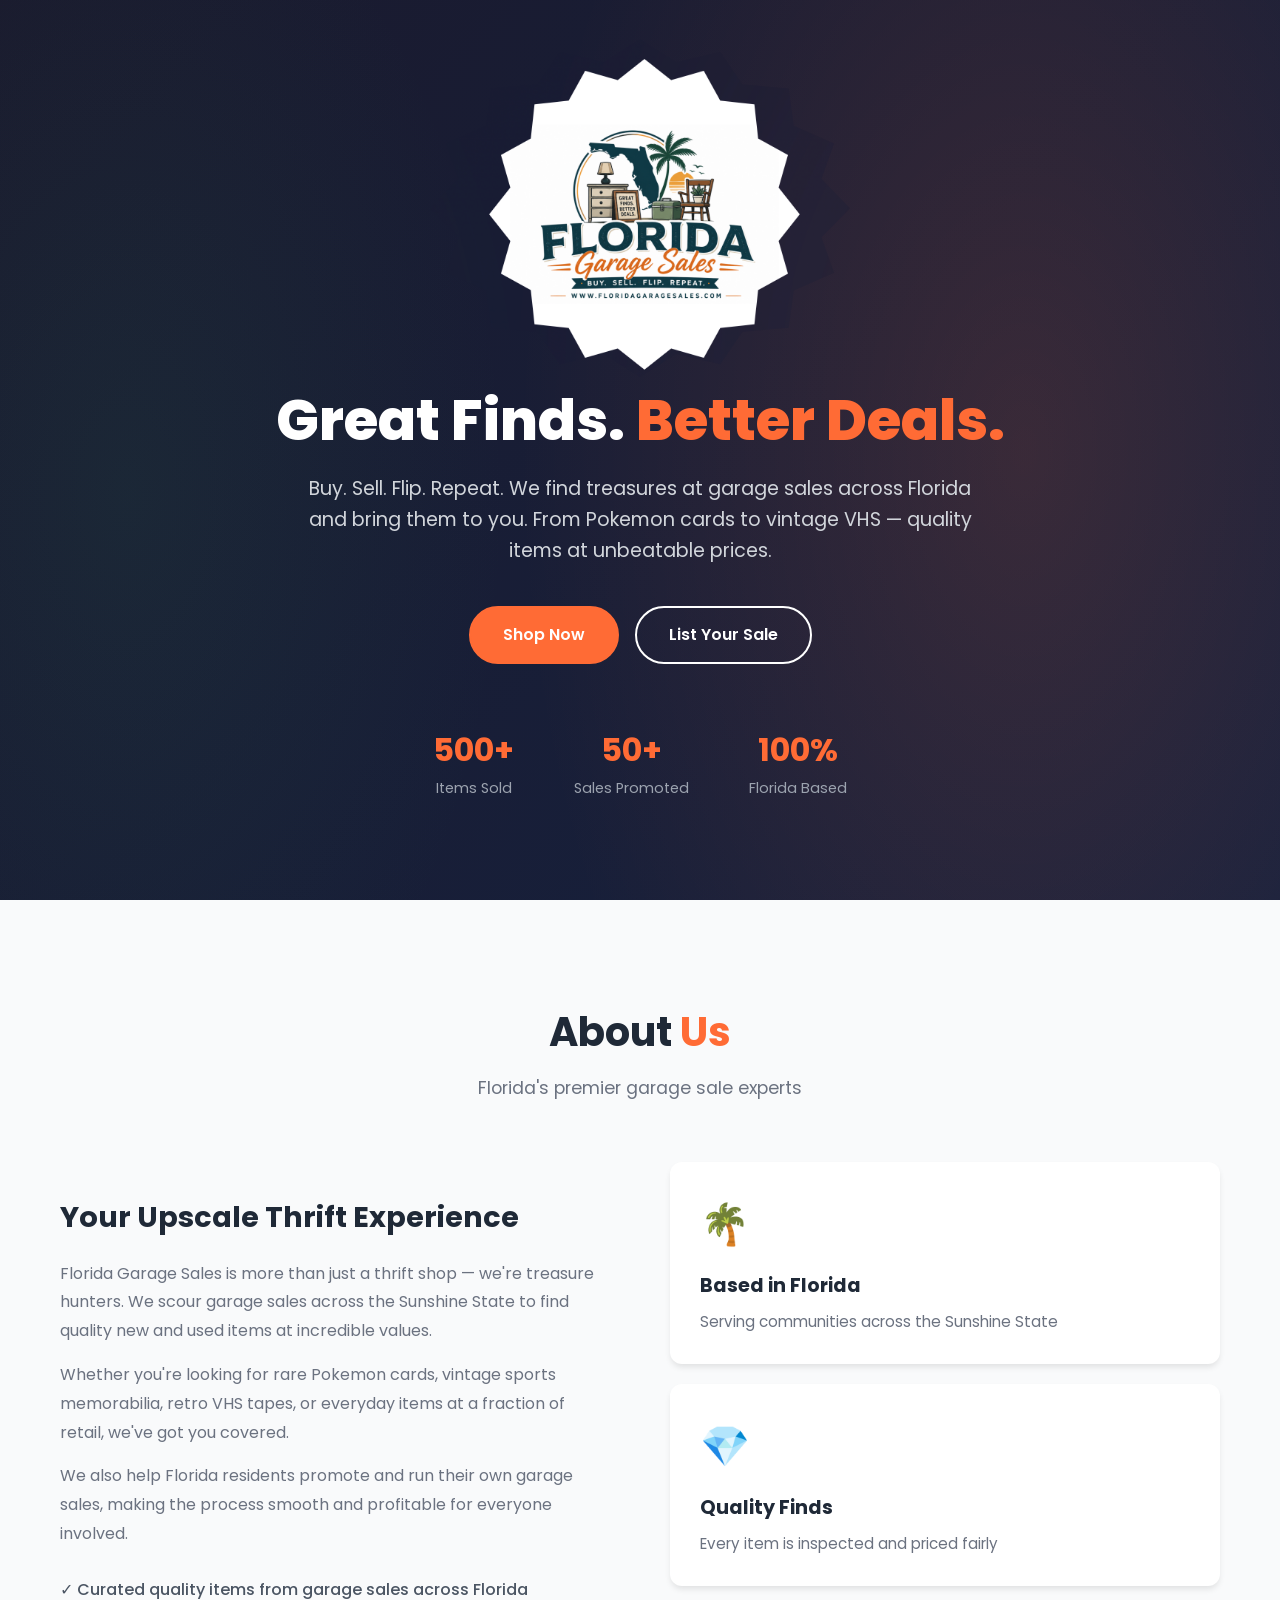
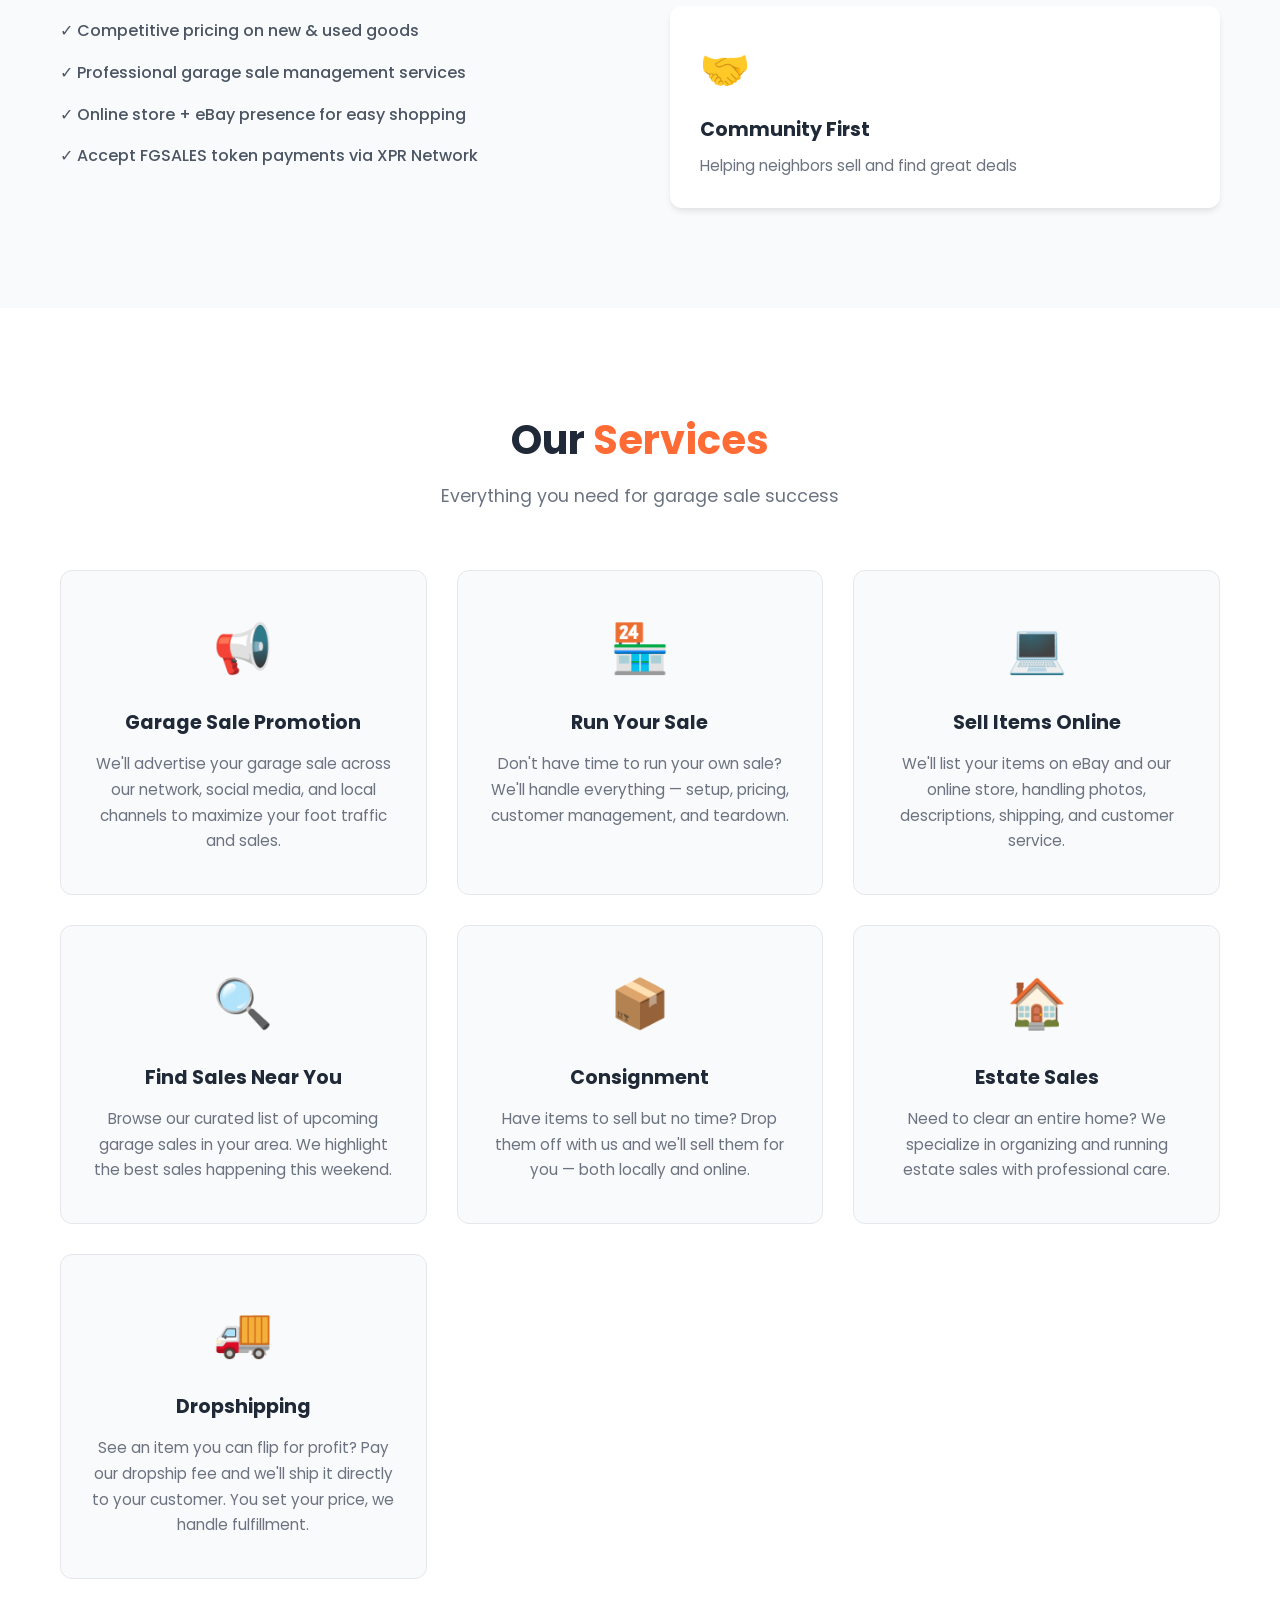
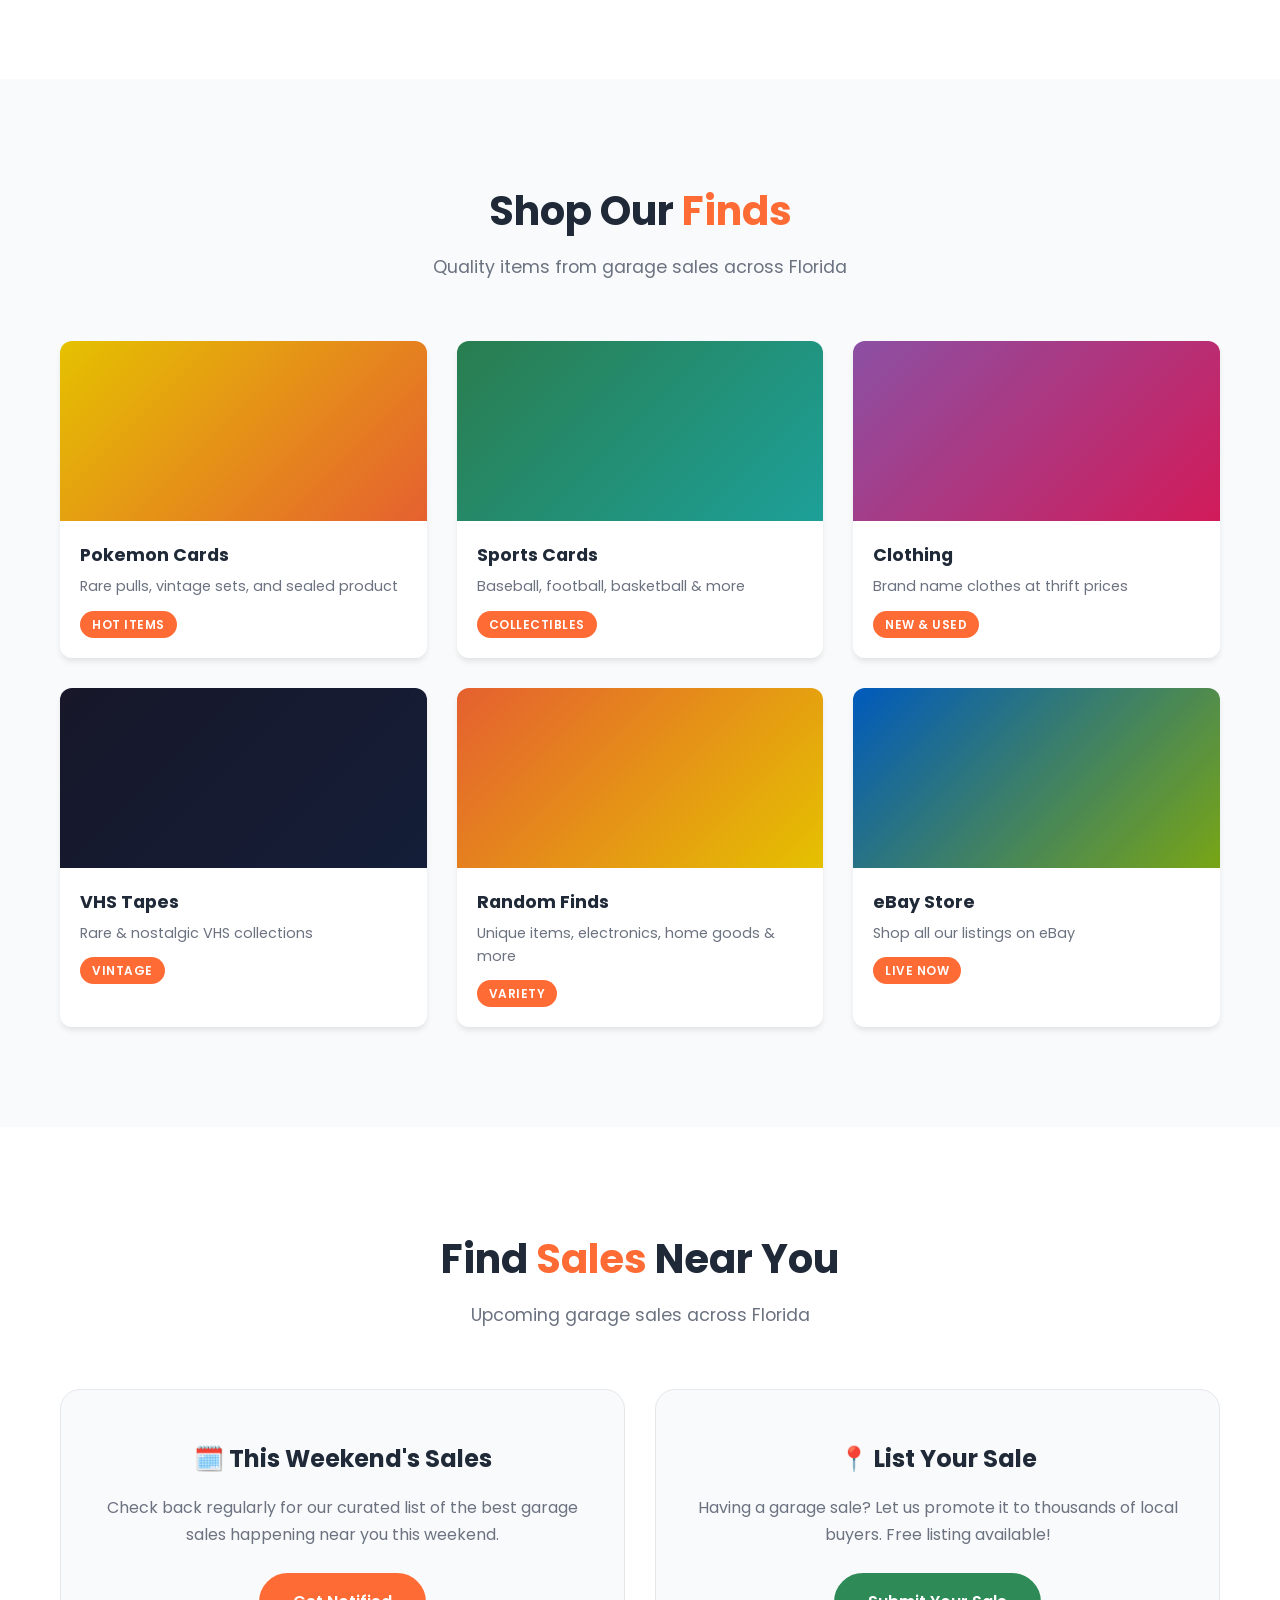
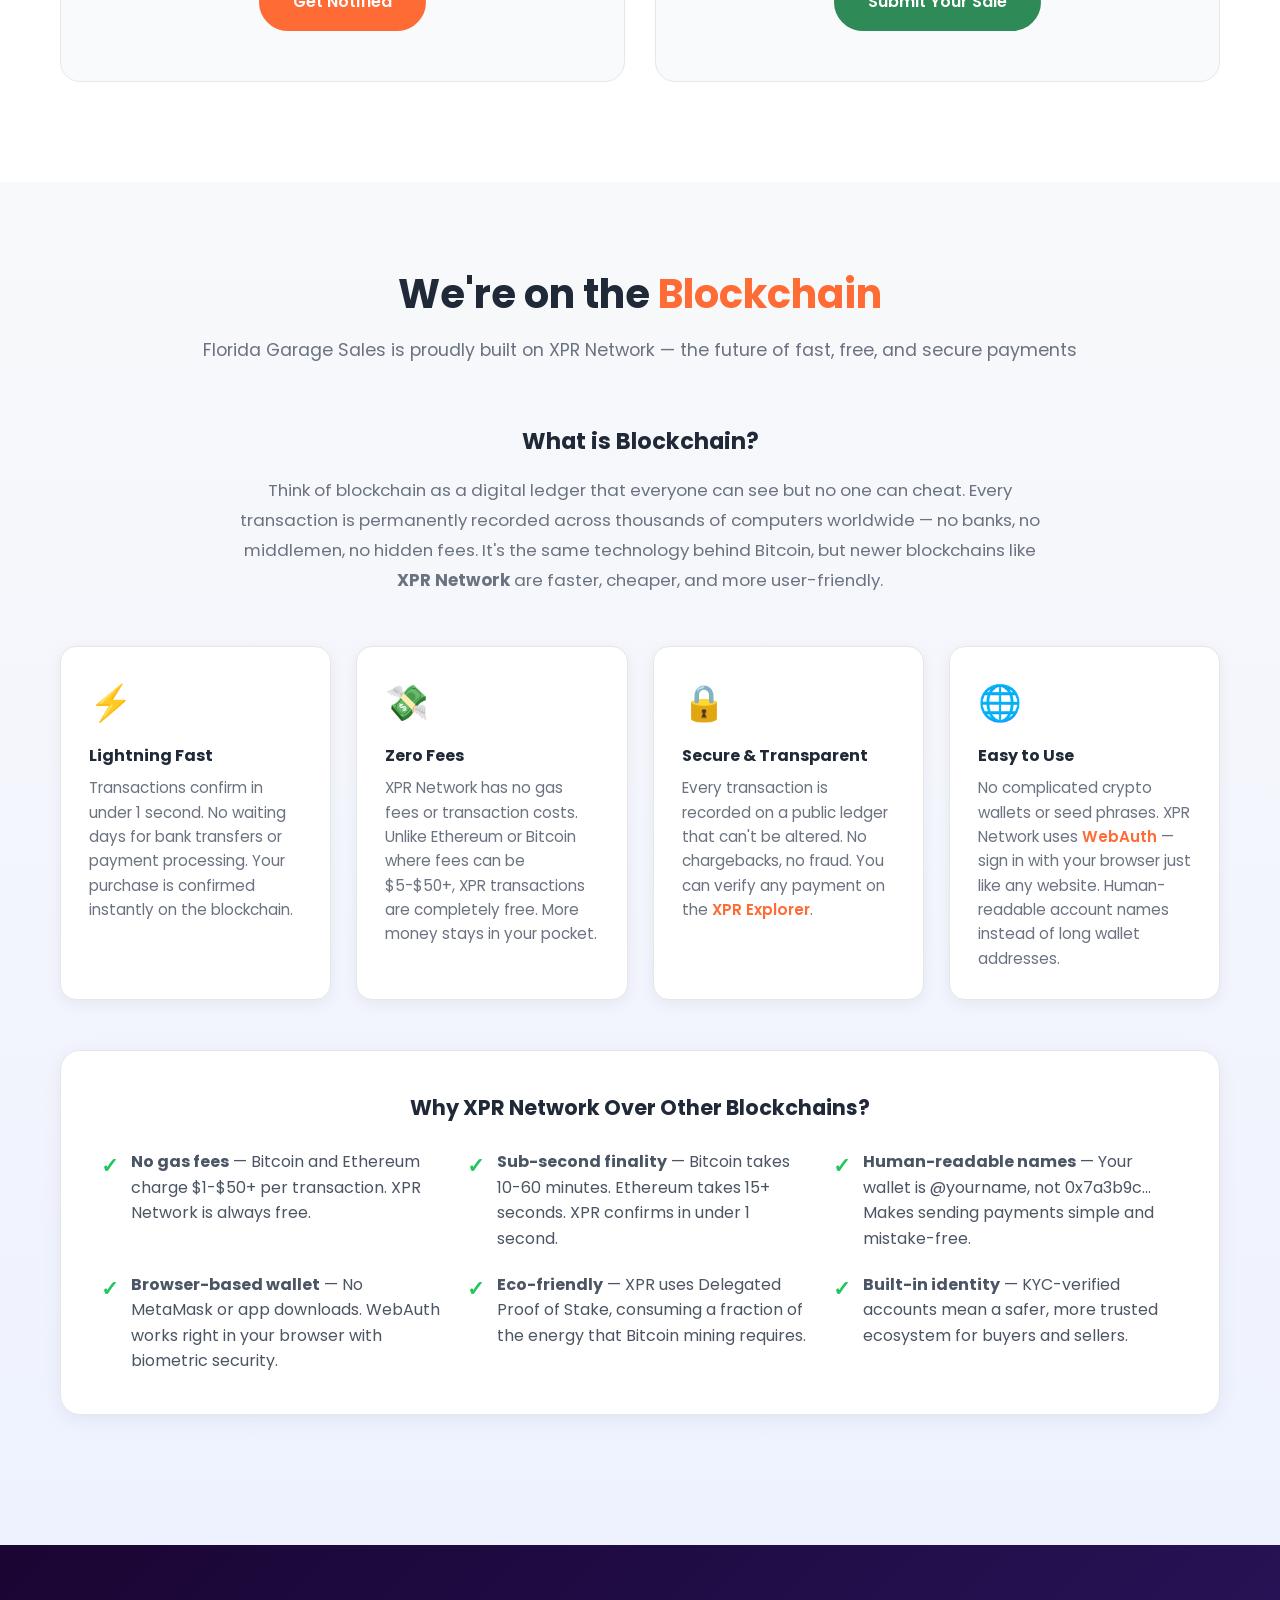
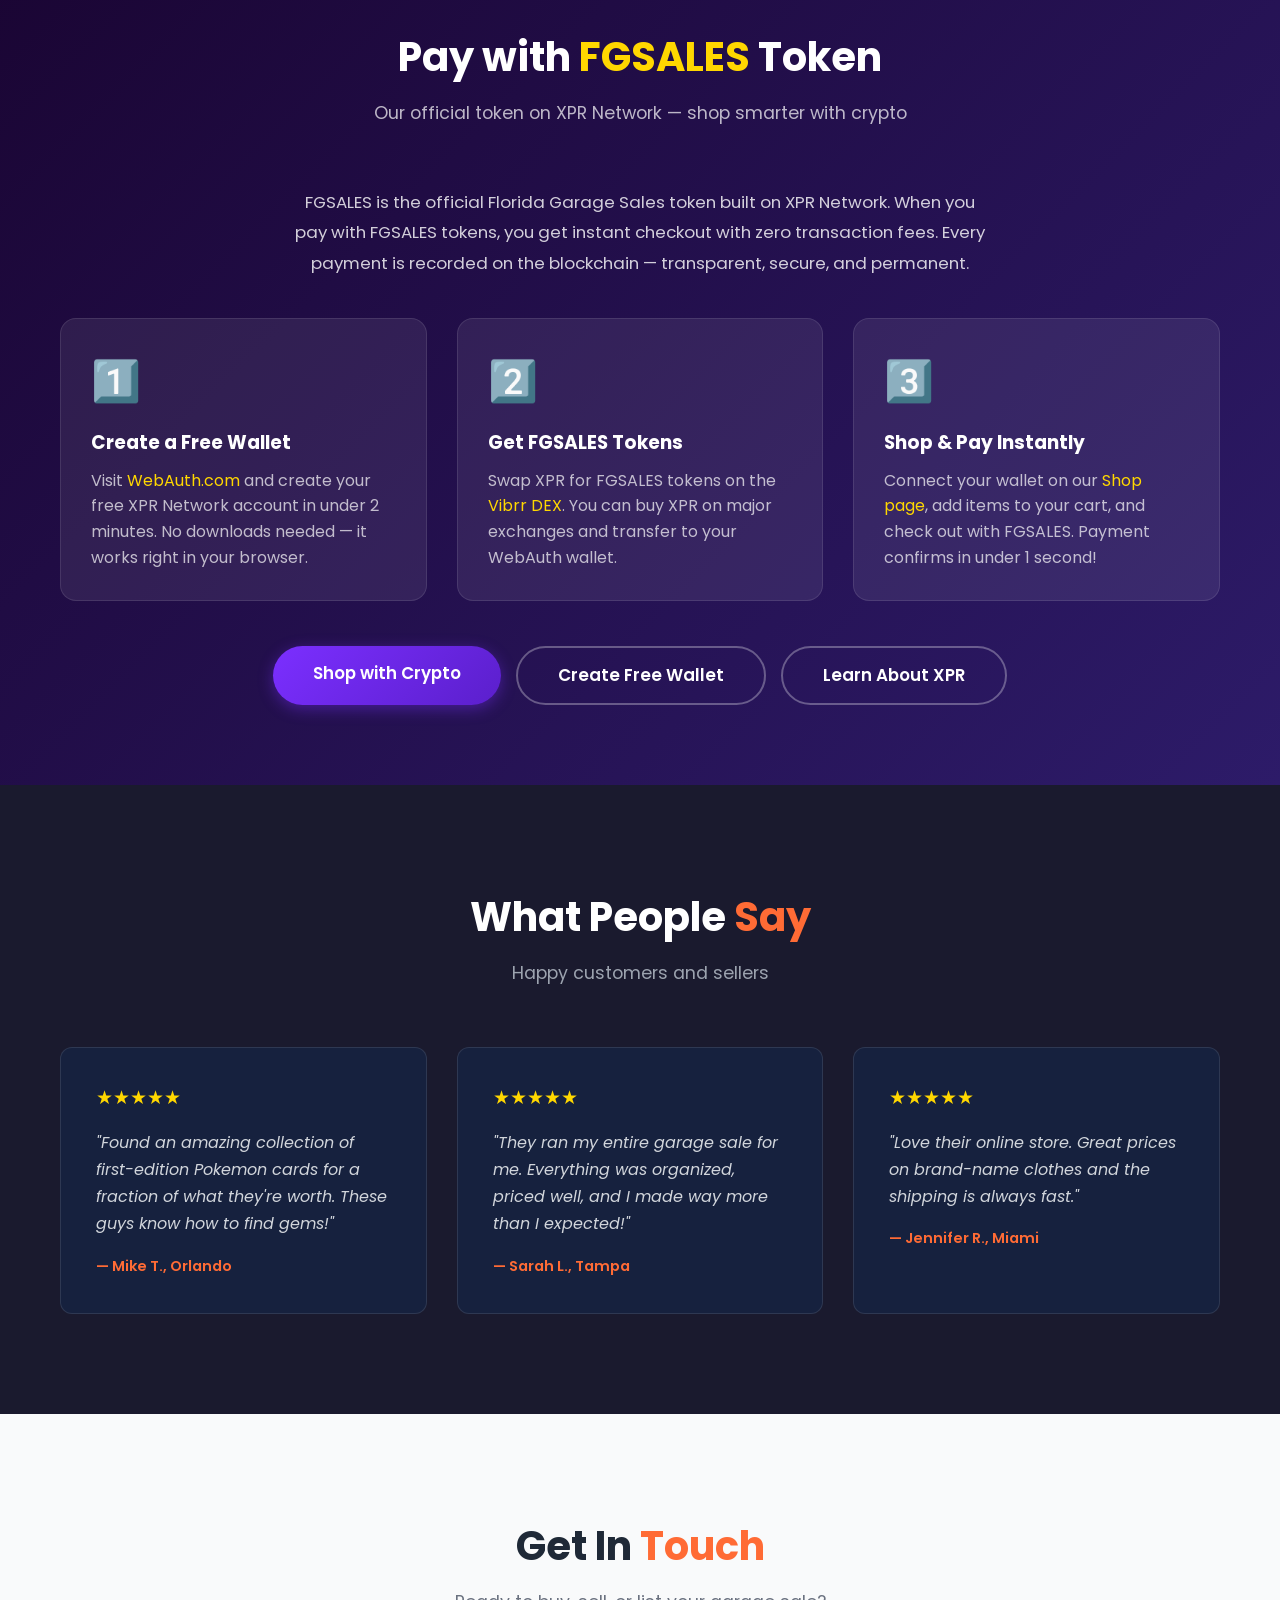
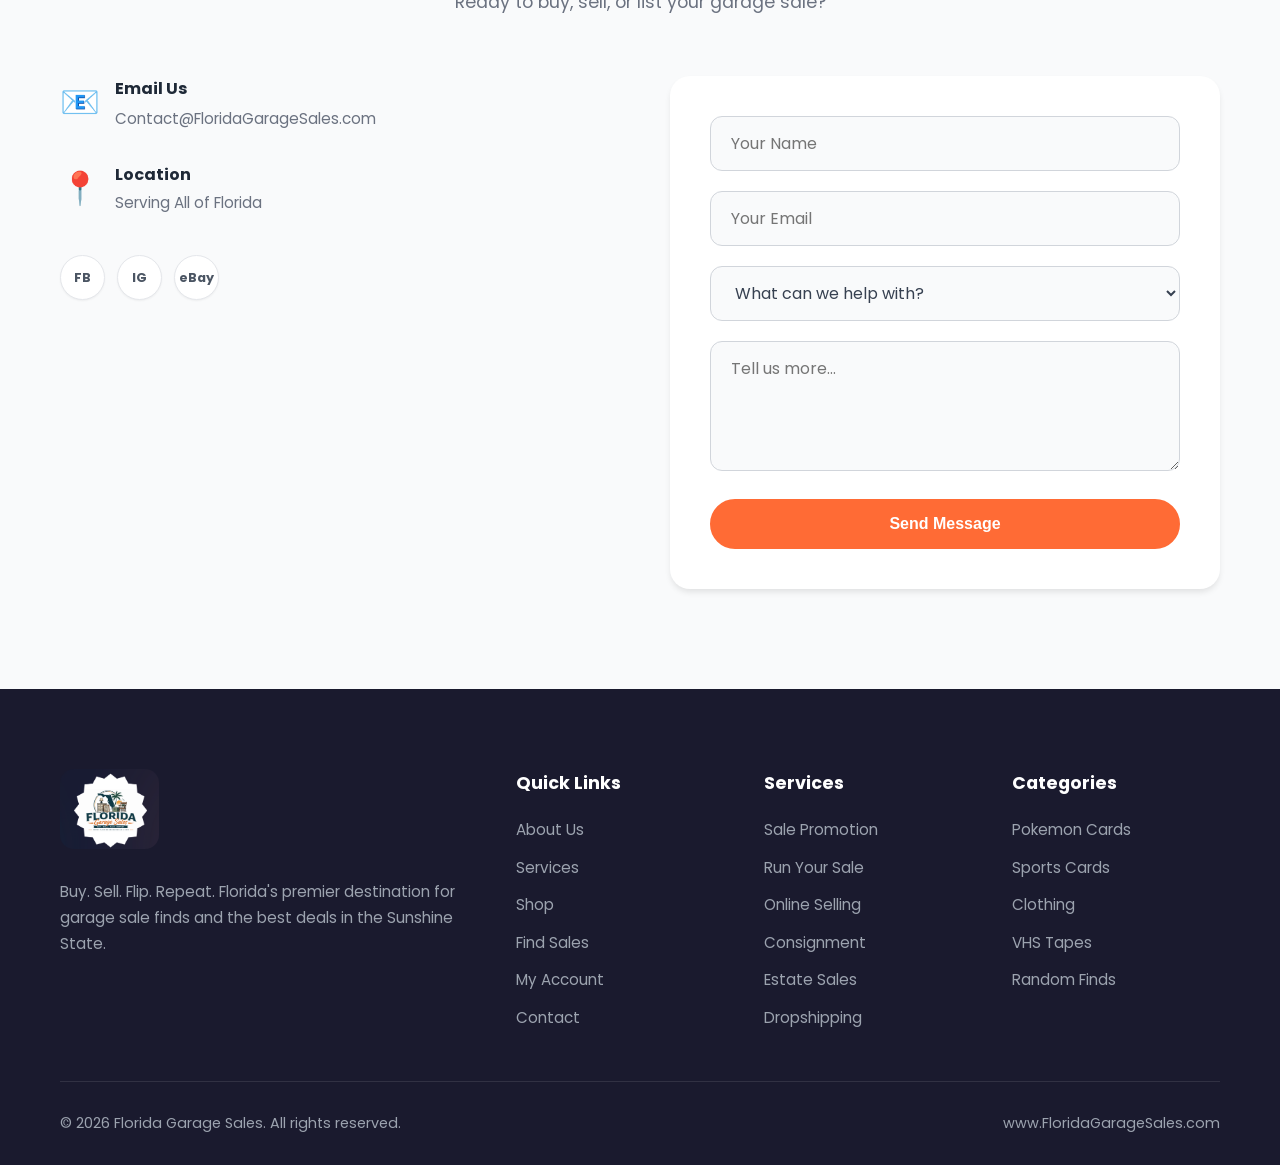
<file: index.html>
<!DOCTYPE html>
<html lang="en">
<head>
    <meta charset="UTF-8">
    <meta name="viewport" content="width=device-width, initial-scale=1.0">
    <title>Florida Garage Sales | Buy, Sell & Discover Garage Sales in Florida</title>
    <meta name="description" content="Florida Garage Sales helps you find, promote, and sell items from garage sales across Florida. Pokemon cards, sports cards, clothes, VHS, and more.">
    <link rel="preconnect" href="https://fonts.googleapis.com">
    <link rel="preconnect" href="https://fonts.gstatic.com" crossorigin>
    <link href="https://fonts.googleapis.com/css2?family=Poppins:wght@300;400;500;600;700;800&display=swap" rel="stylesheet">
    <link rel="stylesheet" href="styles.css">
    <link rel="icon" type="image/png" href="logo.png">
</head>
<body>
    <!-- Hero Section -->
    <section class="hero" id="home">
        <div class="hero-overlay"></div>
        <div class="container hero-content">
            <img src="logo-sun.png" alt="Florida Garage Sales" class="hero-logo">
            <h1>Great Finds. <span class="highlight">Better Deals.</span></h1>
            <p class="hero-subtitle">Buy. Sell. Flip. Repeat. We find treasures at garage sales across Florida and bring them to you. From Pokemon cards to vintage VHS — quality items at unbeatable prices.</p>
            <div class="hero-buttons">
                <a href="/shop.html" class="btn btn-primary">Shop Now</a>
                <a href="#services" class="btn btn-outline">List Your Sale</a>
            </div>
            <div class="hero-stats">
                <div class="stat">
                    <span class="stat-number">500+</span>
                    <span class="stat-label">Items Sold</span>
                </div>
                <div class="stat">
                    <span class="stat-number">50+</span>
                    <span class="stat-label">Sales Promoted</span>
                </div>
                <div class="stat">
                    <span class="stat-number">100%</span>
                    <span class="stat-label">Florida Based</span>
                </div>
            </div>
        </div>
    </section>

    <!-- About Section -->
    <section class="about" id="about">
        <div class="container">
            <div class="section-header">
                <h2>About <span class="highlight">Us</span></h2>
                <p>Florida's premier garage sale experts</p>
            </div>
            <div class="about-grid">
                <div class="about-text">
                    <h3>Your Upscale Thrift Experience</h3>
                    <p>Florida Garage Sales is more than just a thrift shop — we're treasure hunters. We scour garage sales across the Sunshine State to find quality new and used items at incredible values.</p>
                    <p>Whether you're looking for rare Pokemon cards, vintage sports memorabilia, retro VHS tapes, or everyday items at a fraction of retail, we've got you covered.</p>
                    <p>We also help Florida residents promote and run their own garage sales, making the process smooth and profitable for everyone involved.</p>
                    <ul class="about-features">
                        <li>✓ Curated quality items from garage sales across Florida</li>
                        <li>✓ Competitive pricing on new & used goods</li>
                        <li>✓ Professional garage sale management services</li>
                        <li>✓ Online store + eBay presence for easy shopping</li>
                        <li>✓ Accept FGSALES token payments via XPR Network</li>
                    </ul>
                </div>
                <div class="about-image">
                    <div class="about-card">
                        <div class="card-icon">🌴</div>
                        <h4>Based in Florida</h4>
                        <p>Serving communities across the Sunshine State</p>
                    </div>
                    <div class="about-card">
                        <div class="card-icon">💎</div>
                        <h4>Quality Finds</h4>
                        <p>Every item is inspected and priced fairly</p>
                    </div>
                    <div class="about-card">
                        <div class="card-icon">🤝</div>
                        <h4>Community First</h4>
                        <p>Helping neighbors sell and find great deals</p>
                    </div>
                </div>
            </div>
        </div>
    </section>

    <!-- Services Section -->
    <section class="services" id="services">
        <div class="container">
            <div class="section-header">
                <h2>Our <span class="highlight">Services</span></h2>
                <p>Everything you need for garage sale success</p>
            </div>
            <div class="services-grid">
                <div class="service-card">
                    <div class="service-icon">📢</div>
                    <h3>Garage Sale Promotion</h3>
                    <p>We'll advertise your garage sale across our network, social media, and local channels to maximize your foot traffic and sales.</p>
                </div>
                <div class="service-card">
                    <div class="service-icon">🏪</div>
                    <h3>Run Your Sale</h3>
                    <p>Don't have time to run your own sale? We'll handle everything — setup, pricing, customer management, and teardown.</p>
                </div>
                <div class="service-card">
                    <div class="service-icon">💻</div>
                    <h3>Sell Items Online</h3>
                    <p>We'll list your items on eBay and our online store, handling photos, descriptions, shipping, and customer service.</p>
                </div>
                <div class="service-card">
                    <div class="service-icon">🔍</div>
                    <h3>Find Sales Near You</h3>
                    <p>Browse our curated list of upcoming garage sales in your area. We highlight the best sales happening this weekend.</p>
                </div>
                <div class="service-card">
                    <div class="service-icon">📦</div>
                    <h3>Consignment</h3>
                    <p>Have items to sell but no time? Drop them off with us and we'll sell them for you — both locally and online.</p>
                </div>
                <div class="service-card">
                    <div class="service-icon">🏠</div>
                    <h3>Estate Sales</h3>
                    <p>Need to clear an entire home? We specialize in organizing and running estate sales with professional care.</p>
                </div>
                <div class="service-card">
                    <div class="service-icon">🚚</div>
                    <h3>Dropshipping</h3>
                    <p>See an item you can flip for profit? Pay our dropship fee and we'll ship it directly to your customer. You set your price, we handle fulfillment.</p>
                </div>
            </div>
        </div>
    </section>

    <!-- Shop/Categories Section -->
    <section class="shop" id="shop">
        <div class="container">
            <div class="section-header">
                <h2>Shop Our <span class="highlight">Finds</span></h2>
                <p>Quality items from garage sales across Florida</p>
            </div>
            <div class="categories-grid">
                <div class="category-card">
                    <div class="category-image pokemon"></div>
                    <div class="category-info">
                        <h3>Pokemon Cards</h3>
                        <p>Rare pulls, vintage sets, and sealed product</p>
                        <span class="category-tag">Hot Items</span>
                    </div>
                </div>
                <div class="category-card">
                    <div class="category-image sports"></div>
                    <div class="category-info">
                        <h3>Sports Cards</h3>
                        <p>Baseball, football, basketball & more</p>
                        <span class="category-tag">Collectibles</span>
                    </div>
                </div>
                <div class="category-card">
                    <div class="category-image clothing"></div>
                    <div class="category-info">
                        <h3>Clothing</h3>
                        <p>Brand name clothes at thrift prices</p>
                        <span class="category-tag">New & Used</span>
                    </div>
                </div>
                <div class="category-card">
                    <div class="category-image vhs"></div>
                    <div class="category-info">
                        <h3>VHS Tapes</h3>
                        <p>Rare & nostalgic VHS collections</p>
                        <span class="category-tag">Vintage</span>
                    </div>
                </div>
                <div class="category-card">
                    <div class="category-image random"></div>
                    <div class="category-info">
                        <h3>Random Finds</h3>
                        <p>Unique items, electronics, home goods & more</p>
                        <span class="category-tag">Variety</span>
                    </div>
                </div>
                <a href="https://www.ebay.com/str/FloridaGarageSale" target="_blank" class="category-card">
                    <div class="category-image ebay"></div>
                    <div class="category-info">
                        <h3>eBay Store</h3>
                        <p>Shop all our listings on eBay</p>
                        <span class="category-tag">Live Now</span>
                    </div>
                </a>
            </div>
        </div>
    </section>

    <!-- Find Sales Section -->
    <section class="find-sales" id="find-sales">
        <div class="container">
            <div class="section-header">
                <h2>Find <span class="highlight">Sales</span> Near You</h2>
                <p>Upcoming garage sales across Florida</p>
            </div>
            <div class="sales-cta">
                <div class="cta-card">
                    <h3>🗓️ This Weekend's Sales</h3>
                    <p>Check back regularly for our curated list of the best garage sales happening near you this weekend.</p>
                    <a href="#contact" class="btn btn-primary">Get Notified</a>
                </div>
                <div class="cta-card">
                    <h3>📍 List Your Sale</h3>
                    <p>Having a garage sale? Let us promote it to thousands of local buyers. Free listing available!</p>
                    <a href="#contact" class="btn btn-secondary">Submit Your Sale</a>
                </div>
            </div>
        </div>
    </section>

    <!-- Blockchain Education Section -->
    <section id="blockchain" style="padding:80px 0;background:linear-gradient(180deg,#f8f9fa,#eef2ff);">
        <div class="container">
            <div class="section-header">
                <h2>We're on the <span class="highlight">Blockchain</span></h2>
                <p>Florida Garage Sales is proudly built on XPR Network — the future of fast, free, and secure payments</p>
            </div>

            <!-- What is Blockchain -->
            <div style="max-width:800px;margin:0 auto 50px;text-align:center;">
                <h3 style="font-size:1.4rem;color:var(--gray-900);margin-bottom:15px;">What is Blockchain?</h3>
                <p style="color:var(--gray-600);line-height:1.8;font-size:1.05rem;">Think of blockchain as a digital ledger that everyone can see but no one can cheat. Every transaction is permanently recorded across thousands of computers worldwide — no banks, no middlemen, no hidden fees. It's the same technology behind Bitcoin, but newer blockchains like <strong>XPR Network</strong> are faster, cheaper, and more user-friendly.</p>
            </div>

            <!-- Why XPR Network -->
            <div style="display:grid;grid-template-columns:repeat(auto-fit,minmax(250px,1fr));gap:25px;margin-bottom:50px;">
                <div style="background:white;border-radius:16px;padding:28px;box-shadow:0 4px 15px rgba(0,0,0,0.06);border:1px solid #e5e7eb;">
                    <div style="font-size:2.2rem;margin-bottom:12px;">&#x26A1;</div>
                    <h4 style="color:var(--gray-900);margin-bottom:8px;">Lightning Fast</h4>
                    <p style="color:var(--gray-600);line-height:1.6;font-size:0.95rem;">Transactions confirm in under 1 second. No waiting days for bank transfers or payment processing. Your purchase is confirmed instantly on the blockchain.</p>
                </div>
                <div style="background:white;border-radius:16px;padding:28px;box-shadow:0 4px 15px rgba(0,0,0,0.06);border:1px solid #e5e7eb;">
                    <div style="font-size:2.2rem;margin-bottom:12px;">&#x1F4B8;</div>
                    <h4 style="color:var(--gray-900);margin-bottom:8px;">Zero Fees</h4>
                    <p style="color:var(--gray-600);line-height:1.6;font-size:0.95rem;">XPR Network has no gas fees or transaction costs. Unlike Ethereum or Bitcoin where fees can be $5-$50+, XPR transactions are completely free. More money stays in your pocket.</p>
                </div>
                <div style="background:white;border-radius:16px;padding:28px;box-shadow:0 4px 15px rgba(0,0,0,0.06);border:1px solid #e5e7eb;">
                    <div style="font-size:2.2rem;margin-bottom:12px;">&#x1F512;</div>
                    <h4 style="color:var(--gray-900);margin-bottom:8px;">Secure & Transparent</h4>
                    <p style="color:var(--gray-600);line-height:1.6;font-size:0.95rem;">Every transaction is recorded on a public ledger that can't be altered. No chargebacks, no fraud. You can verify any payment on the <a href="https://explorer.xprnetwork.org" target="_blank" style="color:var(--primary);font-weight:600;">XPR Explorer</a>.</p>
                </div>
                <div style="background:white;border-radius:16px;padding:28px;box-shadow:0 4px 15px rgba(0,0,0,0.06);border:1px solid #e5e7eb;">
                    <div style="font-size:2.2rem;margin-bottom:12px;">&#x1F310;</div>
                    <h4 style="color:var(--gray-900);margin-bottom:8px;">Easy to Use</h4>
                    <p style="color:var(--gray-600);line-height:1.6;font-size:0.95rem;">No complicated crypto wallets or seed phrases. XPR Network uses <a href="https://webauth.com" target="_blank" style="color:var(--primary);font-weight:600;">WebAuth</a> — sign in with your browser just like any website. Human-readable account names instead of long wallet addresses.</p>
                </div>
            </div>

            <!-- Why Choose XPR over other crypto -->
            <div style="background:white;border-radius:20px;padding:40px;box-shadow:0 4px 20px rgba(0,0,0,0.06);border:1px solid #e5e7eb;margin-bottom:50px;">
                <h3 style="font-size:1.3rem;color:var(--gray-900);margin-bottom:25px;text-align:center;">Why XPR Network Over Other Blockchains?</h3>
                <div style="display:grid;grid-template-columns:repeat(auto-fit,minmax(300px,1fr));gap:20px;">
                    <div style="display:flex;gap:12px;align-items:flex-start;">
                        <span style="color:#22c55e;font-size:1.3rem;font-weight:700;flex-shrink:0;">&#x2713;</span>
                        <p style="color:var(--gray-700);line-height:1.6;margin:0;"><strong>No gas fees</strong> — Bitcoin and Ethereum charge $1-$50+ per transaction. XPR Network is always free.</p>
                    </div>
                    <div style="display:flex;gap:12px;align-items:flex-start;">
                        <span style="color:#22c55e;font-size:1.3rem;font-weight:700;flex-shrink:0;">&#x2713;</span>
                        <p style="color:var(--gray-700);line-height:1.6;margin:0;"><strong>Sub-second finality</strong> — Bitcoin takes 10-60 minutes. Ethereum takes 15+ seconds. XPR confirms in under 1 second.</p>
                    </div>
                    <div style="display:flex;gap:12px;align-items:flex-start;">
                        <span style="color:#22c55e;font-size:1.3rem;font-weight:700;flex-shrink:0;">&#x2713;</span>
                        <p style="color:var(--gray-700);line-height:1.6;margin:0;"><strong>Human-readable names</strong> — Your wallet is @yourname, not 0x7a3b9c... Makes sending payments simple and mistake-free.</p>
                    </div>
                    <div style="display:flex;gap:12px;align-items:flex-start;">
                        <span style="color:#22c55e;font-size:1.3rem;font-weight:700;flex-shrink:0;">&#x2713;</span>
                        <p style="color:var(--gray-700);line-height:1.6;margin:0;"><strong>Browser-based wallet</strong> — No MetaMask or app downloads. WebAuth works right in your browser with biometric security.</p>
                    </div>
                    <div style="display:flex;gap:12px;align-items:flex-start;">
                        <span style="color:#22c55e;font-size:1.3rem;font-weight:700;flex-shrink:0;">&#x2713;</span>
                        <p style="color:var(--gray-700);line-height:1.6;margin:0;"><strong>Eco-friendly</strong> — XPR uses Delegated Proof of Stake, consuming a fraction of the energy that Bitcoin mining requires.</p>
                    </div>
                    <div style="display:flex;gap:12px;align-items:flex-start;">
                        <span style="color:#22c55e;font-size:1.3rem;font-weight:700;flex-shrink:0;">&#x2713;</span>
                        <p style="color:var(--gray-700);line-height:1.6;margin:0;"><strong>Built-in identity</strong> — KYC-verified accounts mean a safer, more trusted ecosystem for buyers and sellers.</p>
                    </div>
                </div>
            </div>
        </div>
    </section>

    <!-- FGSALES Token Section -->
    <section id="crypto" style="padding:80px 0;background:linear-gradient(135deg,#1a0533,#2d1b69);color:white;">
        <div class="container">
            <div class="section-header" style="color:white;">
                <h2 style="color:white;">Pay with <span style="color:#FFD700;">FGSALES</span> Token</h2>
                <p style="color:rgba(255,255,255,0.7);">Our official token on XPR Network — shop smarter with crypto</p>
            </div>

            <div style="max-width:700px;margin:0 auto 40px;text-align:center;">
                <p style="color:rgba(255,255,255,0.8);line-height:1.8;font-size:1.05rem;">FGSALES is the official Florida Garage Sales token built on XPR Network. When you pay with FGSALES tokens, you get instant checkout with zero transaction fees. Every payment is recorded on the blockchain — transparent, secure, and permanent.</p>
            </div>

            <div style="display:grid;grid-template-columns:repeat(auto-fit,minmax(280px,1fr));gap:30px;margin-top:30px;">
                <div style="background:rgba(255,255,255,0.08);border-radius:16px;padding:30px;border:1px solid rgba(255,255,255,0.1);">
                    <div style="font-size:2.5rem;margin-bottom:15px;">1&#xFE0F;&#x20E3;</div>
                    <h3 style="color:white;margin-bottom:10px;">Create a Free Wallet</h3>
                    <p style="color:rgba(255,255,255,0.7);line-height:1.6;">Visit <a href="https://webauth.com" target="_blank" style="color:#FFD700;">WebAuth.com</a> and create your free XPR Network account in under 2 minutes. No downloads needed — it works right in your browser.</p>
                </div>
                <div style="background:rgba(255,255,255,0.08);border-radius:16px;padding:30px;border:1px solid rgba(255,255,255,0.1);">
                    <div style="font-size:2.5rem;margin-bottom:15px;">2&#xFE0F;&#x20E3;</div>
                    <h3 style="color:white;margin-bottom:10px;">Get FGSALES Tokens</h3>
                    <p style="color:rgba(255,255,255,0.7);line-height:1.6;">Swap XPR for FGSALES tokens on the <a href="https://www.vibrr.ai/dex/tokens" target="_blank" style="color:#FFD700;">Vibrr DEX</a>. You can buy XPR on major exchanges and transfer to your WebAuth wallet.</p>
                </div>
                <div style="background:rgba(255,255,255,0.08);border-radius:16px;padding:30px;border:1px solid rgba(255,255,255,0.1);">
                    <div style="font-size:2.5rem;margin-bottom:15px;">3&#xFE0F;&#x20E3;</div>
                    <h3 style="color:white;margin-bottom:10px;">Shop & Pay Instantly</h3>
                    <p style="color:rgba(255,255,255,0.7);line-height:1.6;">Connect your wallet on our <a href="/shop.html" style="color:#FFD700;">Shop page</a>, add items to your cart, and check out with FGSALES. Payment confirms in under 1 second!</p>
                </div>
            </div>

            <div style="text-align:center;margin-top:45px;display:flex;gap:15px;justify-content:center;flex-wrap:wrap;">
                <a href="/shop.html" style="display:inline-block;padding:14px 40px;background:linear-gradient(135deg,#7B2FFF,#5B1FCC);color:white;border-radius:50px;font-weight:600;text-decoration:none;font-size:1.05rem;box-shadow:0 4px 15px rgba(123,47,255,0.4);transition:all 0.3s ease;">Shop with Crypto</a>
                <a href="https://webauth.com" target="_blank" style="display:inline-block;padding:14px 40px;border:2px solid rgba(255,255,255,0.3);color:white;border-radius:50px;font-weight:600;text-decoration:none;font-size:1.05rem;transition:all 0.3s ease;">Create Free Wallet</a>
                <a href="https://www.xprnetwork.org" target="_blank" style="display:inline-block;padding:14px 40px;border:2px solid rgba(255,255,255,0.3);color:white;border-radius:50px;font-weight:600;text-decoration:none;font-size:1.05rem;transition:all 0.3s ease;">Learn About XPR</a>
            </div>
        </div>
    </section>

    <!-- Testimonials -->
    <section class="testimonials">
        <div class="container">
            <div class="section-header">
                <h2>What People <span class="highlight">Say</span></h2>
                <p>Happy customers and sellers</p>
            </div>
            <div class="testimonials-grid">
                <div class="testimonial-card">
                    <div class="stars">★★★★★</div>
                    <p>"Found an amazing collection of first-edition Pokemon cards for a fraction of what they're worth. These guys know how to find gems!"</p>
                    <span class="testimonial-author">— Mike T., Orlando</span>
                </div>
                <div class="testimonial-card">
                    <div class="stars">★★★★★</div>
                    <p>"They ran my entire garage sale for me. Everything was organized, priced well, and I made way more than I expected!"</p>
                    <span class="testimonial-author">— Sarah L., Tampa</span>
                </div>
                <div class="testimonial-card">
                    <div class="stars">★★★★★</div>
                    <p>"Love their online store. Great prices on brand-name clothes and the shipping is always fast."</p>
                    <span class="testimonial-author">— Jennifer R., Miami</span>
                </div>
            </div>
        </div>
    </section>

    <!-- Contact Section -->
    <section class="contact" id="contact">
        <div class="container">
            <div class="section-header">
                <h2>Get In <span class="highlight">Touch</span></h2>
                <p>Ready to buy, sell, or list your garage sale?</p>
            </div>
            <div class="contact-grid">
                <div class="contact-info">
                    <div class="contact-item">
                        <span class="contact-icon">📧</span>
                        <div>
                            <h4>Email Us</h4>
                            <a href="mailto:Contact@FloridaGarageSales.com">Contact@FloridaGarageSales.com</a>
                        </div>
                    </div>
                    <div class="contact-item">
                        <span class="contact-icon">📍</span>
                        <div>
                            <h4>Location</h4>
                            <p>Serving All of Florida</p>
                        </div>
                    </div>

                    <div class="social-links">
                        <a href="#" class="social-link" aria-label="Facebook">FB</a>
                        <a href="#" class="social-link" aria-label="Instagram">IG</a>
                        <a href="https://www.ebay.com/str/FloridaGarageSale" target="_blank" class="social-link" aria-label="eBay">eBay</a>
                    </div>
                </div>
                <form class="contact-form" id="contact-form">
                    <div class="form-group">
                        <input type="text" name="name" placeholder="Your Name" required>
                    </div>
                    <div class="form-group">
                        <input type="email" name="email" placeholder="Your Email" required>
                    </div>
                    <div class="form-group">
                        <select name="subject" required>
                            <option value="" disabled selected>What can we help with?</option>
                            <option value="buy">I want to buy items</option>
                            <option value="sell">I want to sell items</option>
                            <option value="promote">Promote my garage sale</option>
                            <option value="run">Run my garage sale</option>
                            <option value="consign">Consignment inquiry</option>
                            <option value="other">Other</option>
                        </select>
                    </div>
                    <div class="form-group">
                        <textarea name="message" placeholder="Tell us more..." rows="4" required></textarea>
                    </div>
                    <button type="submit" class="btn btn-primary btn-full">Send Message</button>
                </form>
            </div>
        </div>
    </section>

    <!-- Footer -->
    <footer class="footer">
        <div class="container">
            <div class="footer-grid">
                <div class="footer-brand">
                    <a href="#" class="logo">
                        <img src="logo.png" alt="Florida Garage Sales" class="footer-logo-img">
                    </a>
                    <p>Buy. Sell. Flip. Repeat. Florida's premier destination for garage sale finds and the best deals in the Sunshine State.</p>
                </div>
                <div class="footer-links">
                    <h4>Quick Links</h4>
                    <ul>
                        <li><a href="#about">About Us</a></li>
                        <li><a href="#services">Services</a></li>
                        <li><a href="/shop.html">Shop</a></li>
                        <li><a href="#find-sales">Find Sales</a></li>
                        <li><a href="/account.html">My Account</a></li>
                        <li><a href="#contact">Contact</a></li>
                    </ul>
                </div>
                <div class="footer-links">
                    <h4>Services</h4>
                    <ul>
                        <li><a href="#services">Sale Promotion</a></li>
                        <li><a href="#services">Run Your Sale</a></li>
                        <li><a href="#services">Online Selling</a></li>
                        <li><a href="#services">Consignment</a></li>
                        <li><a href="#services">Estate Sales</a></li>
                        <li><a href="#services">Dropshipping</a></li>
                    </ul>
                </div>
                <div class="footer-links">
                    <h4>Categories</h4>
                    <ul>
                        <li><a href="#shop">Pokemon Cards</a></li>
                        <li><a href="#shop">Sports Cards</a></li>
                        <li><a href="#shop">Clothing</a></li>
                        <li><a href="#shop">VHS Tapes</a></li>
                        <li><a href="#shop">Random Finds</a></li>
                    </ul>
                </div>
            </div>
            <div class="footer-bottom">
                <p>&copy; 2026 Florida Garage Sales. All rights reserved.</p>
                <p>www.FloridaGarageSales.com</p>
            </div>
        </div>
    </footer>

    <script src="script.js"></script>
</body>
</html>
</file>
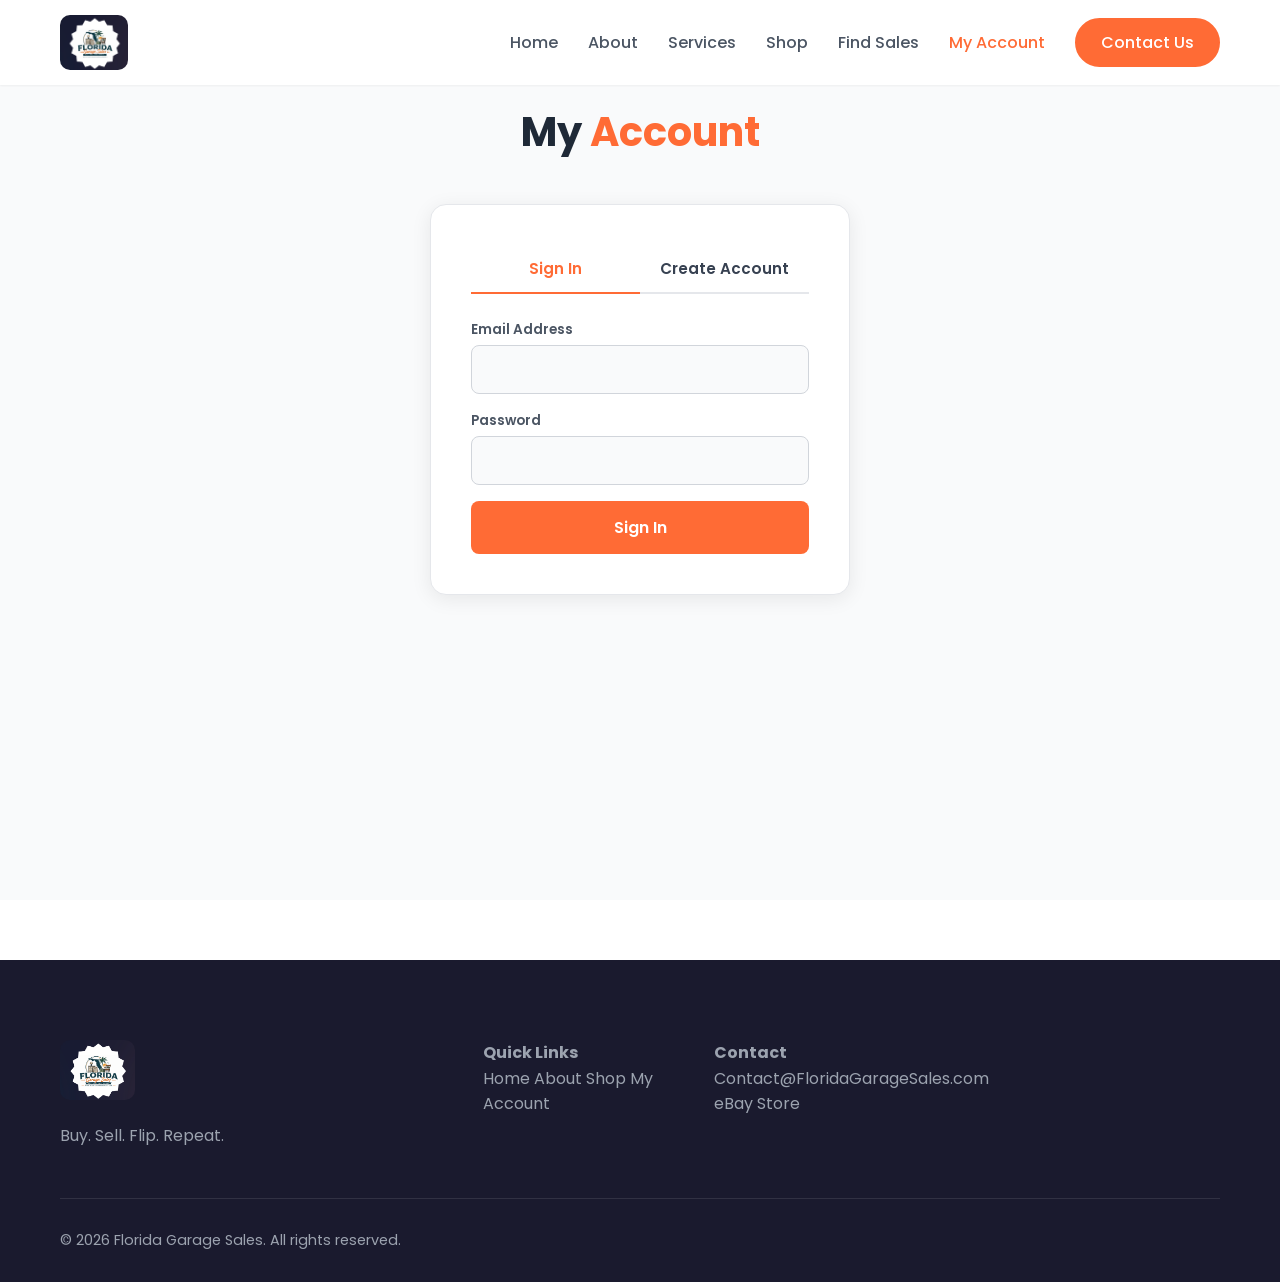
<file: account.html>
<!DOCTYPE html>
<html lang="en">
<head>
    <meta charset="UTF-8">
    <meta name="viewport" content="width=device-width, initial-scale=1.0">
    <title>My Account - Florida Garage Sales</title>
    <link rel="preconnect" href="https://fonts.googleapis.com">
    <link href="https://fonts.googleapis.com/css2?family=Poppins:wght@300;400;500;600;700;800&display=swap" rel="stylesheet">
    <link rel="stylesheet" href="styles.css">
    <link rel="icon" type="image/svg+xml" href="favicon.svg">
    <style>
        .account-page { padding-top: 100px; min-height: 100vh; background: var(--gray-50); }
        .account-header { text-align: center; margin-bottom: 40px; }
        .account-header h1 { font-size: 2.5rem; color: var(--gray-900); }

        /* Auth forms */
        .auth-container {
            max-width: 420px; margin: 0 auto; background: white; border-radius: 16px;
            box-shadow: 0 4px 20px rgba(0,0,0,0.08); padding: 40px; border: 1px solid var(--gray-200);
        }
        .auth-container h2 { font-size: 1.5rem; margin-bottom: 5px; color: var(--gray-900); }
        .auth-container p.subtitle { color: var(--gray-500); font-size: 0.9rem; margin-bottom: 25px; }
        .auth-tabs { display: flex; gap: 0; margin-bottom: 25px; border-bottom: 2px solid var(--gray-200); }
        .auth-tab {
            flex: 1; padding: 12px; text-align: center; cursor: pointer; font-weight: 600;
            font-size: 0.95rem; color: var(--gray-500); border: none; background: none;
            font-family: inherit; border-bottom: 2px solid transparent; margin-bottom: -2px;
            transition: all 0.3s ease;
        }
        .auth-tab.active { color: var(--primary); border-bottom-color: var(--primary); }
        .auth-tab:hover { color: var(--gray-900); }
        .auth-form { display: none; }
        .auth-form.active { display: block; }
        .form-group { margin-bottom: 16px; }
        .form-group label { display: block; font-size: 0.85rem; font-weight: 600; color: var(--gray-700); margin-bottom: 4px; }
        .form-group input {
            width: 100%; padding: 12px 14px; border: 1px solid var(--gray-300); border-radius: 8px;
            font-size: 0.95rem; font-family: inherit; box-sizing: border-box;
        }
        .form-group input:focus { outline: none; border-color: var(--primary); box-shadow: 0 0 0 3px rgba(255,107,53,0.1); }
        .auth-btn {
            width: 100%; padding: 14px; background: var(--primary); color: white; border: none;
            border-radius: 8px; font-weight: 600; cursor: pointer; font-family: inherit;
            font-size: 1rem; transition: all 0.3s ease;
        }
        .auth-btn:hover { opacity: 0.9; transform: translateY(-1px); }
        .auth-btn:disabled { opacity: 0.5; cursor: not-allowed; transform: none; }
        .auth-error {
            background: #fee2e2; color: #991b1b; padding: 10px 14px; border-radius: 8px;
            font-size: 0.85rem; margin-bottom: 15px; display: none;
        }
        .auth-error.visible { display: block; }

        /* Dashboard */
        .dashboard { display: none; }
        .dashboard.active { display: block; }
        .dashboard-header {
            display: flex; justify-content: space-between; align-items: center;
            margin-bottom: 30px; flex-wrap: wrap; gap: 15px;
        }
        .dashboard-header h2 { font-size: 1.5rem; color: var(--gray-900); }
        .logout-btn {
            padding: 8px 20px; border: 2px solid var(--gray-300); background: white;
            border-radius: 50px; font-weight: 600; cursor: pointer; font-family: inherit;
            font-size: 0.85rem; color: var(--gray-600); transition: all 0.3s ease;
        }
        .logout-btn:hover { border-color: #ef4444; color: #ef4444; }

        /* Orders */
        .orders-list { display: flex; flex-direction: column; gap: 16px; }
        .order-card {
            background: white; border-radius: 12px; padding: 24px;
            box-shadow: 0 2px 8px rgba(0,0,0,0.06); border: 1px solid var(--gray-200);
        }
        .order-card-header {
            display: flex; justify-content: space-between; align-items: center;
            margin-bottom: 15px; flex-wrap: wrap; gap: 10px;
        }
        .order-id { font-weight: 700; font-size: 1.1rem; color: var(--gray-900); }
        .order-date { color: var(--gray-500); font-size: 0.85rem; }
        .order-status {
            display: inline-block; padding: 4px 12px; border-radius: 50px;
            font-size: 0.8rem; font-weight: 600; text-transform: capitalize;
        }
        .order-status.paid { background: #d1fae5; color: #065f46; }
        .order-status.pending { background: #fef3c7; color: #92400e; }
        .order-status.shipped { background: #dbeafe; color: #1e40af; }
        .order-status.completed { background: #e0e7ff; color: #3730a3; }
        .order-items { margin: 12px 0; }
        .order-item-row {
            display: flex; justify-content: space-between; padding: 6px 0;
            font-size: 0.9rem; color: var(--gray-700); border-bottom: 1px solid var(--gray-100);
        }
        .order-total {
            display: flex; justify-content: space-between; padding-top: 10px;
            font-weight: 700; font-size: 1rem; color: var(--gray-900);
        }
        .order-payment {
            margin-top: 10px; font-size: 0.8rem; color: var(--gray-500);
        }
        .order-payment a { color: #7B2FFF; }
        .order-shipping {
            margin-top: 8px; font-size: 0.85rem; color: var(--gray-600);
            background: var(--gray-50); padding: 10px; border-radius: 8px;
        }
        .no-orders {
            text-align: center; padding: 60px 20px; color: var(--gray-500);
        }
        .no-orders h3 { color: var(--gray-700); margin-bottom: 10px; }
        .no-orders a { color: var(--primary); font-weight: 600; }

        @media (max-width: 768px) {
            .auth-container { margin: 0 15px; padding: 25px; }
            .account-header h1 { font-size: 2rem; }
        }
    </style>
</head>
<body>
    <!-- Navigation -->
    <nav class="navbar" id="navbar">
        <div class="container">
            <a href="/" class="logo">
                <img src="logo.png" alt="Florida Garage Sales" class="logo-img">
            </a>
            <button class="nav-toggle" id="nav-toggle" aria-label="Toggle navigation">
                <span></span><span></span><span></span>
            </button>
            <ul class="nav-links" id="nav-links">
                <li><a href="/">Home</a></li>
                <li><a href="/#about">About</a></li>
                <li><a href="/#services">Services</a></li>
                <li><a href="/shop.html">Shop</a></li>
                <li><a href="/#find-sales">Find Sales</a></li>
                <li><a href="/account.html" style="color:var(--primary);">My Account</a></li>
                <li><a href="/#contact" class="btn btn-nav">Contact Us</a></li>
            </ul>
        </div>
    </nav>

    <section class="account-page">
        <div class="container">
            <!-- Auth Section (login/register) -->
            <div id="auth-section">
                <div class="account-header">
                    <h1>My <span class="highlight">Account</span></h1>
                </div>
                <div class="auth-container">
                    <div class="auth-tabs">
                        <button class="auth-tab active" onclick="switchTab('login')">Sign In</button>
                        <button class="auth-tab" onclick="switchTab('register')">Create Account</button>
                    </div>

                    <div id="auth-error" class="auth-error"></div>

                    <!-- Login Form -->
                    <form id="login-form" class="auth-form active" onsubmit="return handleLogin(event)">
                        <div class="form-group">
                            <label>Email Address</label>
                            <input type="email" id="login-email" required>
                        </div>
                        <div class="form-group">
                            <label>Password</label>
                            <input type="password" id="login-password" required>
                        </div>
                        <button type="submit" class="auth-btn" id="login-btn">Sign In</button>
                    </form>

                    <!-- Register Form -->
                    <form id="register-form" class="auth-form" onsubmit="return handleRegister(event)">
                        <div class="form-group">
                            <label>Full Name</label>
                            <input type="text" id="reg-name" required>
                        </div>
                        <div class="form-group">
                            <label>Email Address</label>
                            <input type="email" id="reg-email" required>
                        </div>
                        <div class="form-group">
                            <label>Password (min 6 characters)</label>
                            <input type="password" id="reg-password" minlength="6" required>
                        </div>
                        <div class="form-group">
                            <label>Confirm Password</label>
                            <input type="password" id="reg-password2" minlength="6" required>
                        </div>
                        <button type="submit" class="auth-btn" id="register-btn">Create Account</button>
                    </form>
                </div>
            </div>

            <!-- Dashboard Section (after login) -->
            <div id="dashboard-section" class="dashboard">
                <div class="dashboard-header">
                    <div>
                        <h2>Welcome, <span id="customer-name"></span></h2>
                        <p style="color:var(--gray-500);font-size:0.9rem;" id="customer-email"></p>
                    </div>
                    <button class="logout-btn" onclick="logout()">Sign Out</button>
                </div>
                <h3 style="margin-bottom:20px;color:var(--gray-700);">Your Orders</h3>
                <div id="orders-container" class="orders-list">
                    <div style="text-align:center;padding:40px;color:var(--gray-500);">Loading orders...</div>
                </div>
            </div>
        </div>
    </section>

    <!-- Footer -->
    <footer class="footer" style="margin-top:60px;">
        <div class="container">
            <div class="footer-grid">
                <div class="footer-col">
                    <img src="logo.png" alt="Florida Garage Sales" style="height:60px;border-radius:10px;margin-bottom:15px;">
                    <p>Buy. Sell. Flip. Repeat.</p>
                </div>
                <div class="footer-col">
                    <h4>Quick Links</h4>
                    <a href="/">Home</a>
                    <a href="/#about">About</a>
                    <a href="/shop.html">Shop</a>
                    <a href="/account.html">My Account</a>
                </div>
                <div class="footer-col">
                    <h4>Contact</h4>
                    <a href="mailto:Contact@FloridaGarageSales.com">Contact@FloridaGarageSales.com</a>
                    <a href="https://www.ebay.com/str/FloridaGarageSale" target="_blank">eBay Store</a>
                </div>
            </div>
            <div class="footer-bottom">
                <p>&copy; 2026 Florida Garage Sales. All rights reserved.</p>
            </div>
        </div>
    </footer>

    <script>
        const API_URL = 'https://florida-garage-sales-api.fly.dev';

        // Check if already logged in
        window.addEventListener('DOMContentLoaded', () => {
            const token = localStorage.getItem('fgs_customer_token');
            const customer = JSON.parse(localStorage.getItem('fgs_customer') || 'null');
            if (token && customer) {
                showDashboard(customer);
                loadOrders();
            }

            // Mobile nav toggle
            const toggle = document.getElementById('nav-toggle');
            const links = document.getElementById('nav-links');
            if (toggle) toggle.addEventListener('click', () => links.classList.toggle('active'));
        });

        function switchTab(tab) {
            document.querySelectorAll('.auth-tab').forEach(t => t.classList.remove('active'));
            document.querySelectorAll('.auth-form').forEach(f => f.classList.remove('active'));
            document.getElementById('auth-error').className = 'auth-error';

            if (tab === 'login') {
                document.querySelectorAll('.auth-tab')[0].classList.add('active');
                document.getElementById('login-form').classList.add('active');
            } else {
                document.querySelectorAll('.auth-tab')[1].classList.add('active');
                document.getElementById('register-form').classList.add('active');
            }
        }

        function showError(msg) {
            const el = document.getElementById('auth-error');
            el.textContent = msg;
            el.className = 'auth-error visible';
        }

        async function handleLogin(e) {
            e.preventDefault();
            const btn = document.getElementById('login-btn');
            btn.disabled = true; btn.textContent = 'Signing in...';
            document.getElementById('auth-error').className = 'auth-error';

            try {
                const resp = await fetch(`${API_URL}/api/customer/login`, {
                    method: 'POST',
                    headers: { 'Content-Type': 'application/json' },
                    body: JSON.stringify({
                        email: document.getElementById('login-email').value,
                        password: document.getElementById('login-password').value,
                    }),
                });
                const data = await resp.json();
                if (!resp.ok) throw new Error(data.detail || 'Login failed');

                localStorage.setItem('fgs_customer_token', data.access_token);
                localStorage.setItem('fgs_customer', JSON.stringify(data.customer));
                showDashboard(data.customer);
                loadOrders();
            } catch (err) {
                showError(err.message);
            } finally {
                btn.disabled = false; btn.textContent = 'Sign In';
            }
            return false;
        }

        async function handleRegister(e) {
            e.preventDefault();
            const pw = document.getElementById('reg-password').value;
            const pw2 = document.getElementById('reg-password2').value;
            if (pw !== pw2) { showError('Passwords do not match'); return false; }

            const btn = document.getElementById('register-btn');
            btn.disabled = true; btn.textContent = 'Creating account...';
            document.getElementById('auth-error').className = 'auth-error';

            try {
                const resp = await fetch(`${API_URL}/api/customer/register`, {
                    method: 'POST',
                    headers: { 'Content-Type': 'application/json' },
                    body: JSON.stringify({
                        name: document.getElementById('reg-name').value,
                        email: document.getElementById('reg-email').value,
                        password: pw,
                    }),
                });
                const data = await resp.json();
                if (!resp.ok) throw new Error(data.detail || 'Registration failed');

                localStorage.setItem('fgs_customer_token', data.access_token);
                localStorage.setItem('fgs_customer', JSON.stringify(data.customer));
                showDashboard(data.customer);
                loadOrders();
            } catch (err) {
                showError(err.message);
            } finally {
                btn.disabled = false; btn.textContent = 'Create Account';
            }
            return false;
        }

        function showDashboard(customer) {
            document.getElementById('auth-section').style.display = 'none';
            document.getElementById('dashboard-section').classList.add('active');
            document.getElementById('customer-name').textContent = customer.name || customer.email;
            document.getElementById('customer-email').textContent = customer.email;
        }

        function logout() {
            localStorage.removeItem('fgs_customer_token');
            localStorage.removeItem('fgs_customer');
            document.getElementById('auth-section').style.display = 'block';
            document.getElementById('dashboard-section').classList.remove('active');
        }

        async function loadOrders() {
            const token = localStorage.getItem('fgs_customer_token');
            const container = document.getElementById('orders-container');

            try {
                const resp = await fetch(`${API_URL}/api/customer/orders`, {
                    headers: { 'Authorization': `Bearer ${token}` },
                });
                if (resp.status === 401) { logout(); return; }
                const orders = await resp.json();

                if (!orders.length) {
                    container.innerHTML = `
                        <div class="no-orders">
                            <h3>No orders yet</h3>
                            <p>Start shopping and your orders will appear here!</p>
                            <a href="/shop.html">Browse Shop &rarr;</a>
                        </div>`;
                    return;
                }

                container.innerHTML = orders.map(o => {
                    const date = o.created_at ? new Date(o.created_at).toLocaleDateString('en-US', { year: 'numeric', month: 'long', day: 'numeric' }) : '';
                    const items = o.items || [];
                    const shipping = o.shipping_address || null;
                    const paymentMethod = o.payment_method || 'stripe';

                    let paymentInfo = '';
                    if (paymentMethod === 'crypto') {
                        paymentInfo = `Paid with <strong>${o.crypto_token || 'Crypto'}</strong>`;
                        if (o.crypto_tx_id) {
                            paymentInfo += ` &mdash; <a href="https://explorer.xprnetwork.org/transaction/${o.crypto_tx_id}" target="_blank">View TX</a>`;
                        }
                    } else {
                        paymentInfo = 'Paid with Credit Card (Stripe)';
                    }

                    let shippingHtml = '';
                    if (shipping) {
                        const addr = typeof shipping === 'string' ? JSON.parse(shipping) : shipping;
                        const parts = [addr.name, addr.address, addr.address2, addr.city, addr.state, addr.zip].filter(Boolean);
                        if (parts.length) shippingHtml = `<div class="order-shipping"><strong>Shipping to:</strong> ${parts.join(', ')}</div>`;
                    }

                    return `
                        <div class="order-card">
                            <div class="order-card-header">
                                <div>
                                    <span class="order-id">Order #${o.id}</span>
                                    <span class="order-date">&mdash; ${date}</span>
                                </div>
                                <span class="order-status ${o.status}">${o.status}</span>
                            </div>
                            <div class="order-items">
                                ${items.map(i => `
                                    <div class="order-item-row">
                                        <span>Product #${i.product_id} x${i.quantity || 1}</span>
                                    </div>
                                `).join('')}
                            </div>
                            <div class="order-total">
                                <span>Total</span>
                                <span>$${(o.total_amount || 0).toFixed(2)}</span>
                            </div>
                            <div class="order-payment">${paymentInfo}</div>
                            ${shippingHtml}
                        </div>`;
                }).join('');

            } catch (err) {
                container.innerHTML = '<div style="text-align:center;padding:40px;color:#991b1b;">Failed to load orders. Please try again.</div>';
            }
        }

        // Navbar scroll effect
        window.addEventListener('scroll', () => {
            const navbar = document.getElementById('navbar');
            if (navbar) navbar.classList.toggle('scrolled', window.scrollY > 50);
        });
    </script>
</body>
</html>
</file>
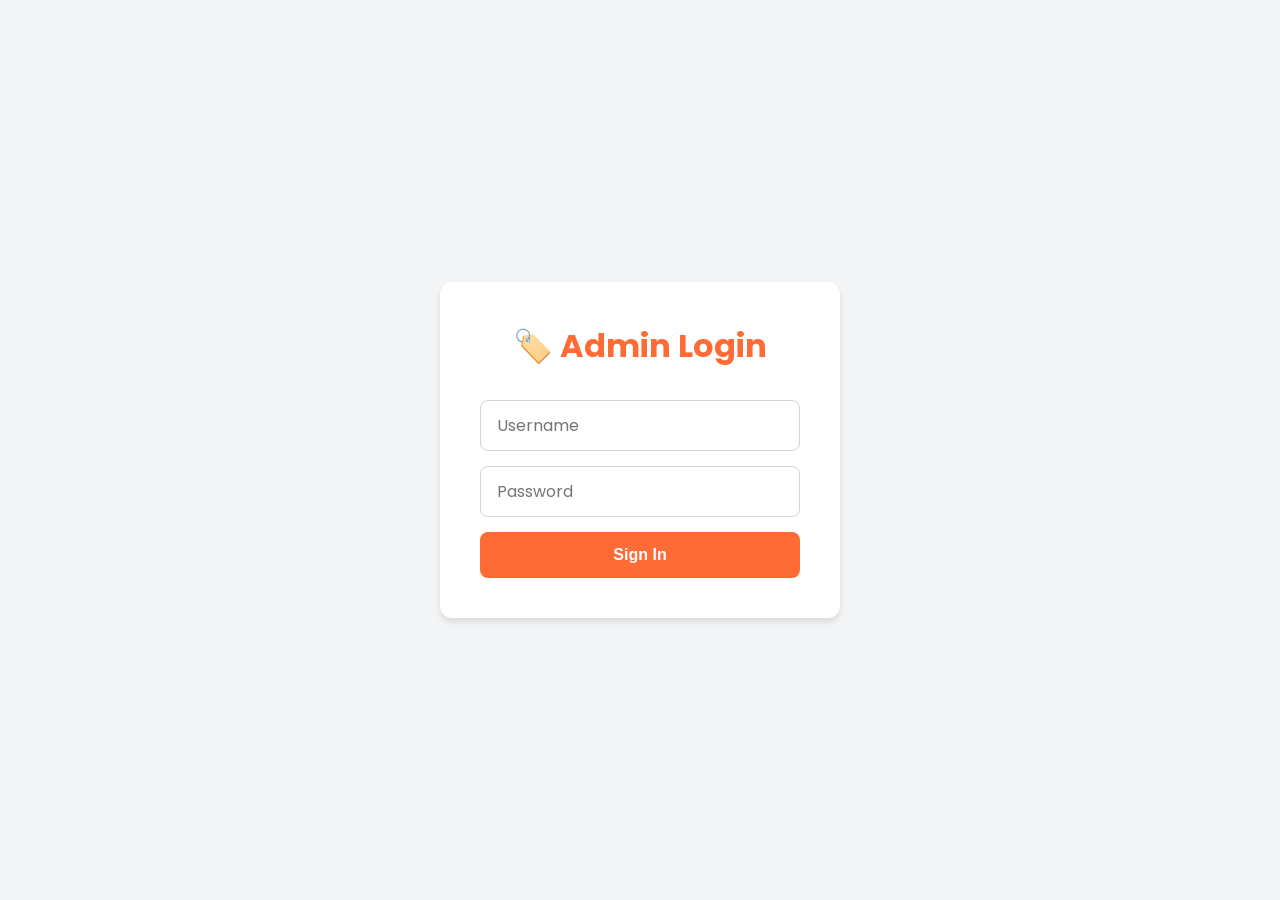
<file: admin.html>
<!DOCTYPE html>
<html lang="en">
<head>
    <meta charset="UTF-8">
    <meta name="viewport" content="width=device-width, initial-scale=1.0">
    <title>Admin Dashboard - Florida Garage Sales</title>
    <link rel="preconnect" href="https://fonts.googleapis.com">
    <link href="https://fonts.googleapis.com/css2?family=Poppins:wght@300;400;500;600;700&display=swap" rel="stylesheet">
    <style>
        * { margin: 0; padding: 0; box-sizing: border-box; }
        body { font-family: 'Poppins', sans-serif; background: #f3f4f6; color: #1f2937; }
        
        .login-container {
            min-height: 100vh; display: flex; align-items: center; justify-content: center;
        }
        .login-box {
            background: white; padding: 40px; border-radius: 12px; box-shadow: 0 4px 6px rgba(0,0,0,0.1);
            width: 100%; max-width: 400px;
        }
        .login-box h1 { text-align: center; margin-bottom: 30px; color: #FF6B35; }
        .login-box input {
            width: 100%; padding: 12px 16px; border: 1px solid #d1d5db; border-radius: 8px;
            font-size: 1rem; margin-bottom: 15px; font-family: inherit;
        }
        .login-box button {
            width: 100%; padding: 14px; background: #FF6B35; color: white; border: none;
            border-radius: 8px; font-size: 1rem; font-weight: 600; cursor: pointer;
        }
        .login-box button:hover { background: #e85a2a; }

        .dashboard { display: none; }
        .dashboard.active { display: block; }
        .login-container.hidden { display: none; }

        .topbar {
            background: #1a1a2e; color: white; padding: 15px 30px;
            display: flex; justify-content: space-between; align-items: center;
        }
        .topbar h1 { font-size: 1.3rem; }
        .topbar .logo-highlight { color: #FF6B35; }
        .topbar button {
            background: #FF6B35; color: white; border: none; padding: 8px 20px;
            border-radius: 6px; cursor: pointer; font-weight: 500;
        }

        .tabs {
            background: white; padding: 0 30px; border-bottom: 1px solid #e5e7eb;
            display: flex; gap: 0;
        }
        .tab {
            padding: 15px 25px; cursor: pointer; border-bottom: 3px solid transparent;
            font-weight: 500; color: #6b7280;
        }
        .tab.active { border-bottom-color: #FF6B35; color: #FF6B35; }
        .tab:hover { color: #FF6B35; }

        .content { padding: 30px; max-width: 1400px; margin: 0 auto; }

        .actions-bar {
            display: flex; justify-content: space-between; align-items: center; margin-bottom: 20px;
        }
        .actions-bar h2 { font-size: 1.5rem; }
        .btn {
            padding: 10px 20px; border-radius: 8px; border: none; cursor: pointer;
            font-weight: 500; font-size: 0.9rem; font-family: inherit;
        }
        .btn-primary { background: #FF6B35; color: white; }
        .btn-primary:hover { background: #e85a2a; }
        .btn-danger { background: #ef4444; color: white; }
        .btn-success { background: #2E8B57; color: white; }
        .btn-sm { padding: 6px 12px; font-size: 0.8rem; }

        .product-grid {
            display: grid; grid-template-columns: repeat(auto-fill, minmax(300px, 1fr)); gap: 20px;
        }
        .product-card {
            background: white; border-radius: 12px; overflow: hidden;
            box-shadow: 0 2px 4px rgba(0,0,0,0.05); border: 1px solid #e5e7eb;
        }
        .product-card img {
            width: 100%; height: 200px; object-fit: cover; background: #f3f4f6;
        }
        .product-card .no-image {
            width: 100%; height: 200px; background: linear-gradient(135deg, #FF6B35, #FFD700);
            display: flex; align-items: center; justify-content: center;
            font-size: 3rem; color: white;
        }
        .product-card-body { padding: 15px; }
        .product-card-body h3 { font-size: 1rem; margin-bottom: 5px; }
        .product-card-body .price { color: #FF6B35; font-weight: 700; font-size: 1.2rem; }
        .product-card-body .meta { color: #6b7280; font-size: 0.85rem; margin: 5px 0; }
        .product-card-body .badges { display: flex; gap: 6px; margin: 8px 0; flex-wrap: wrap; }
        .badge {
            padding: 3px 8px; border-radius: 4px; font-size: 0.7rem; font-weight: 600;
            text-transform: uppercase;
        }
        .badge-active { background: #d1fae5; color: #065f46; }
        .badge-inactive { background: #fee2e2; color: #991b1b; }
        .badge-featured { background: #fef3c7; color: #92400e; }
        .product-card-actions { display: flex; gap: 8px; margin-top: 10px; }

        /* Modal */
        .modal-overlay {
            display: none; position: fixed; inset: 0; background: rgba(0,0,0,0.5);
            z-index: 1000; align-items: center; justify-content: center;
        }
        .modal-overlay.active { display: flex; }
        .modal {
            background: white; border-radius: 12px; padding: 30px; width: 90%; max-width: 600px;
            max-height: 90vh; overflow-y: auto;
        }
        .modal h2 { margin-bottom: 20px; }
        .form-group { margin-bottom: 15px; }
        .form-group label { display: block; font-weight: 500; margin-bottom: 5px; font-size: 0.9rem; }
        .form-group input, .form-group select, .form-group textarea {
            width: 100%; padding: 10px 14px; border: 1px solid #d1d5db; border-radius: 8px;
            font-size: 0.95rem; font-family: inherit;
        }
        .form-group textarea { min-height: 80px; resize: vertical; }
        .form-row { display: grid; grid-template-columns: 1fr 1fr; gap: 15px; }
        .modal-actions { display: flex; gap: 10px; margin-top: 20px; justify-content: flex-end; }

        /* Orders */
        .orders-table { width: 100%; border-collapse: collapse; background: white; border-radius: 12px; overflow: hidden; }
        .orders-table th, .orders-table td { padding: 12px 15px; text-align: left; border-bottom: 1px solid #e5e7eb; }
        .orders-table th { background: #f9fafb; font-weight: 600; font-size: 0.85rem; text-transform: uppercase; color: #6b7280; }
        .status-badge { padding: 4px 10px; border-radius: 20px; font-size: 0.75rem; font-weight: 600; }
        .status-pending { background: #fef3c7; color: #92400e; }
        .status-paid { background: #d1fae5; color: #065f46; }
        .status-shipped { background: #dbeafe; color: #1e40af; }
        .status-completed { background: #e5e7eb; color: #374151; }

        .empty-state {
            text-align: center; padding: 60px 20px; color: #6b7280;
        }
        .empty-state .icon { font-size: 3rem; margin-bottom: 15px; }

        .alert { padding: 12px 16px; border-radius: 8px; margin-bottom: 15px; font-size: 0.9rem; }
        .alert-error { background: #fee2e2; color: #991b1b; }
        .alert-success { background: #d1fae5; color: #065f46; }
    </style>
</head>
<body>
    <!-- Login -->
    <div class="login-container" id="login-container">
        <div class="login-box">
            <h1>🏷️ Admin Login</h1>
            <div id="login-error" class="alert alert-error" style="display:none;"></div>
            <input type="text" id="login-username" placeholder="Username">
            <input type="password" id="login-password" placeholder="Password">
            <button onclick="doLogin()">Sign In</button>
        </div>
    </div>

    <!-- Dashboard -->
    <div class="dashboard" id="dashboard">
        <div class="topbar">
            <h1>🏷️ Florida<span class="logo-highlight">Garage</span>Sales Admin</h1>
            <button onclick="doLogout()">Logout</button>
        </div>
        <div class="tabs">
            <div class="tab active" data-tab="products" onclick="switchTab('products')">Products</div>
            <div class="tab" data-tab="orders" onclick="switchTab('orders')">Orders</div>
        </div>
        <div class="content">
            <!-- Products Tab -->
            <div id="tab-products">
                <div class="actions-bar">
                    <h2>Products</h2>
                    <button class="btn btn-primary" onclick="openProductModal()">+ Add Product</button>
                </div>
                <div id="products-grid" class="product-grid"></div>
            </div>
            <!-- Orders Tab -->
            <div id="tab-orders" style="display:none;">
                <div class="actions-bar">
                    <h2>Orders</h2>
                </div>
                <div id="orders-container"></div>
            </div>
        </div>
    </div>

    <!-- Product Modal -->
    <div class="modal-overlay" id="product-modal">
        <div class="modal">
            <h2 id="modal-title">Add Product</h2>
            <div id="modal-error" class="alert alert-error" style="display:none;"></div>
            <form id="product-form" onsubmit="saveProduct(event)">
                <input type="hidden" id="product-id" value="">
                <div class="form-group">
                    <label>Product Name *</label>
                    <input type="text" id="product-name" required>
                </div>
                <div class="form-group">
                    <label>Description</label>
                    <textarea id="product-description"></textarea>
                </div>
                <div class="form-row">
                    <div class="form-group">
                        <label>Price ($) *</label>
                        <input type="number" id="product-price" step="0.01" min="0" required>
                    </div>
                    <div class="form-group">
                        <label>Quantity</label>
                        <input type="number" id="product-quantity" value="1" min="0">
                    </div>
                </div>
                <div class="form-row">
                    <div class="form-group">
                        <label>Category</label>
                        <select id="product-category">
                            <option value="Pokemon Cards">Pokemon Cards</option>
                            <option value="Sports Cards">Sports Cards</option>
                            <option value="Clothing">Clothing</option>
                            <option value="VHS Tapes">VHS Tapes</option>
                            <option value="Electronics">Electronics</option>
                            <option value="Home Goods">Home Goods</option>
                            <option value="Collectibles">Collectibles</option>
                            <option value="Other">Other</option>
                        </select>
                    </div>
                    <div class="form-group">
                        <label>Condition</label>
                        <select id="product-condition">
                            <option value="New">New</option>
                            <option value="Like New">Like New</option>
                            <option value="Used - Excellent">Used - Excellent</option>
                            <option value="Used - Good">Used - Good</option>
                            <option value="Used - Fair">Used - Fair</option>
                        </select>
                    </div>
                </div>
                <div class="form-group">
                    <label>Product Image</label>
                    <input type="file" id="product-image" accept="image/*">
                </div>
                <div class="form-group">
                    <label><input type="checkbox" id="product-featured"> Featured Product</label>
                </div>
                <div class="modal-actions">
                    <button type="button" class="btn" onclick="closeProductModal()" style="background:#e5e7eb;">Cancel</button>
                    <button type="submit" class="btn btn-primary">Save Product</button>
                </div>
            </form>
        </div>
    </div>

    <script>
        const API_URL = window.location.hostname === 'localhost' 
            ? 'http://localhost:8000' 
            : 'https://florida-garage-sales-api.fly.dev';
        let token = localStorage.getItem('fgs_token') || '';

        // Auto-login if token exists
        if (token) {
            showDashboard();
            loadProducts();
        }

        function doLogin() {
            const username = document.getElementById('login-username').value;
            const password = document.getElementById('login-password').value;
            const errorEl = document.getElementById('login-error');
            errorEl.style.display = 'none';

            const formData = new FormData();
            formData.append('username', username);
            formData.append('password', password);

            fetch(`${API_URL}/api/auth/login`, { method: 'POST', body: formData })
                .then(r => r.json().then(d => ({ ok: r.ok, data: d })))
                .then(({ ok, data }) => {
                    if (!ok) throw new Error(data.detail || 'Login failed');
                    token = data.access_token;
                    localStorage.setItem('fgs_token', token);
                    showDashboard();
                    loadProducts();
                })
                .catch(e => {
                    errorEl.textContent = e.message;
                    errorEl.style.display = 'block';
                });
        }

        function doLogout() {
            token = '';
            localStorage.removeItem('fgs_token');
            document.getElementById('dashboard').classList.remove('active');
            document.getElementById('login-container').classList.remove('hidden');
        }

        function showDashboard() {
            document.getElementById('login-container').classList.add('hidden');
            document.getElementById('dashboard').classList.add('active');
        }

        function switchTab(tab) {
            document.querySelectorAll('.tab').forEach(t => t.classList.remove('active'));
            document.querySelector(`.tab[data-tab="${tab}"]`).classList.add('active');
            document.getElementById('tab-products').style.display = tab === 'products' ? 'block' : 'none';
            document.getElementById('tab-orders').style.display = tab === 'orders' ? 'block' : 'none';
            if (tab === 'orders') loadOrders();
        }

        function loadProducts() {
            fetch(`${API_URL}/api/admin/products`, {
                headers: { 'Authorization': `Bearer ${token}` }
            })
                .then(r => r.json())
                .then(products => {
                    const grid = document.getElementById('products-grid');
                    if (!products.length) {
                        grid.innerHTML = '<div class="empty-state"><div class="icon">📦</div><p>No products yet. Click "Add Product" to get started!</p></div>';
                        return;
                    }
                    grid.innerHTML = products.map(p => `
                        <div class="product-card">
                            ${p.image_url 
                                ? `<img src="${API_URL}${p.image_url}" alt="${p.name}">` 
                                : `<div class="no-image">📷</div>`}
                            <div class="product-card-body">
                                <h3>${p.name}</h3>
                                <div class="price">$${p.price.toFixed(2)}</div>
                                <div class="meta">${p.category} · ${p.condition} · Qty: ${p.quantity}</div>
                                <div class="badges">
                                    ${p.is_active ? '<span class="badge badge-active">Active</span>' : '<span class="badge badge-inactive">Inactive</span>'}
                                    ${p.is_featured ? '<span class="badge badge-featured">Featured</span>' : ''}
                                </div>
                                <div class="product-card-actions">
                                    <button class="btn btn-sm btn-primary" onclick="editProduct(${p.id})">Edit</button>
                                    <button class="btn btn-sm btn-danger" onclick="deleteProduct(${p.id})">Delete</button>
                                </div>
                            </div>
                        </div>
                    `).join('');
                })
                .catch(() => {});
        }

        function loadOrders() {
            fetch(`${API_URL}/api/admin/orders`, {
                headers: { 'Authorization': `Bearer ${token}` }
            })
                .then(r => r.json())
                .then(orders => {
                    const container = document.getElementById('orders-container');
                    if (!orders.length) {
                        container.innerHTML = '<div class="empty-state"><div class="icon">🛒</div><p>No orders yet.</p></div>';
                        return;
                    }
                    container.innerHTML = `<table class="orders-table">
                        <thead><tr><th>Order #</th><th>Customer</th><th>Amount</th><th>Payment</th><th>Status</th><th>Date</th><th>Actions</th></tr></thead>
                        <tbody>${orders.map(o => `
                            <tr>
                                <td>#${o.id}</td>
                                <td>${o.customer_name || o.customer_email || o.crypto_payer || 'N/A'}</td>
                                <td>$${o.total_amount.toFixed(2)}</td>
                                <td>${o.payment_method === 'crypto'
                                    ? `<span style="background:#f3f0ff;color:#5B1FCC;padding:2px 8px;border-radius:4px;font-size:0.75rem;font-weight:600;">${o.crypto_token || 'Crypto'}</span>${o.crypto_tx_id ? '<br><a href="https://explorer.xprnetwork.org/transaction/'+o.crypto_tx_id+'" target="_blank" style="font-size:0.7rem;color:#7B2FFF;">View TX</a>' : ''}`
                                    : '<span style="background:#e0f2fe;color:#0369a1;padding:2px 8px;border-radius:4px;font-size:0.75rem;font-weight:600;">Stripe</span>'}</td>
                                <td><span class="status-badge status-${o.status}">${o.status}</span></td>
                                <td>${new Date(o.created_at).toLocaleDateString()}</td>
                                <td>
                                    <select onchange="updateOrderStatus(${o.id}, this.value)" class="btn btn-sm">
                                        <option value="pending" ${o.status==='pending'?'selected':''}>Pending</option>
                                        <option value="paid" ${o.status==='paid'?'selected':''}>Paid</option>
                                        <option value="shipped" ${o.status==='shipped'?'selected':''}>Shipped</option>
                                        <option value="completed" ${o.status==='completed'?'selected':''}>Completed</option>
                                    </select>
                                </td>
                            </tr>
                        `).join('')}</tbody>
                    </table>`;
                });
        }

        function openProductModal(product = null) {
            document.getElementById('modal-title').textContent = product ? 'Edit Product' : 'Add Product';
            document.getElementById('product-id').value = product ? product.id : '';
            document.getElementById('product-name').value = product ? product.name : '';
            document.getElementById('product-description').value = product ? product.description : '';
            document.getElementById('product-price').value = product ? product.price : '';
            document.getElementById('product-quantity').value = product ? product.quantity : 1;
            document.getElementById('product-category').value = product ? product.category : 'Other';
            document.getElementById('product-condition').value = product ? product.condition : 'Used - Good';
            document.getElementById('product-featured').checked = product ? product.is_featured : false;
            document.getElementById('product-image').value = '';
            document.getElementById('modal-error').style.display = 'none';
            document.getElementById('product-modal').classList.add('active');
        }

        function closeProductModal() {
            document.getElementById('product-modal').classList.remove('active');
        }

        function editProduct(id) {
            fetch(`${API_URL}/api/products/${id}`)
                .then(r => r.json())
                .then(p => openProductModal(p));
        }

        function saveProduct(e) {
            e.preventDefault();
            const id = document.getElementById('product-id').value;
            const formData = new FormData();
            formData.append('name', document.getElementById('product-name').value);
            formData.append('description', document.getElementById('product-description').value);
            formData.append('price', document.getElementById('product-price').value);
            formData.append('quantity', document.getElementById('product-quantity').value);
            formData.append('category', document.getElementById('product-category').value);
            formData.append('condition', document.getElementById('product-condition').value);
            formData.append('is_featured', document.getElementById('product-featured').checked);

            const imageFile = document.getElementById('product-image').files[0];
            if (imageFile) formData.append('image', imageFile);

            const url = id ? `${API_URL}/api/admin/products/${id}` : `${API_URL}/api/admin/products`;
            const method = id ? 'PUT' : 'POST';

            fetch(url, { method, body: formData, headers: { 'Authorization': `Bearer ${token}` } })
                .then(r => r.json().then(d => ({ ok: r.ok, data: d })))
                .then(({ ok, data }) => {
                    if (!ok) throw new Error(data.detail || 'Failed to save');
                    closeProductModal();
                    loadProducts();
                })
                .catch(e => {
                    document.getElementById('modal-error').textContent = e.message;
                    document.getElementById('modal-error').style.display = 'block';
                });
        }

        function deleteProduct(id) {
            if (!confirm('Are you sure you want to delete this product?')) return;
            fetch(`${API_URL}/api/admin/products/${id}`, {
                method: 'DELETE',
                headers: { 'Authorization': `Bearer ${token}` }
            }).then(() => loadProducts());
        }

        function updateOrderStatus(id, status) {
            fetch(`${API_URL}/api/admin/orders/${id}/status`, {
                method: 'PUT',
                headers: { 'Authorization': `Bearer ${token}`, 'Content-Type': 'application/json' },
                body: JSON.stringify({ status })
            }).then(() => loadOrders());
        }

        // Handle enter key on login
        document.getElementById('login-password').addEventListener('keypress', (e) => {
            if (e.key === 'Enter') doLogin();
        });
    </script>
</body>
</html>
</file>
<file: styles.css>
/* ===== CSS Variables ===== */
:root {
    --primary: #FF6B35;
    --primary-dark: #E85A2A;
    --secondary: #2E8B57;
    --secondary-dark: #246B45;
    --accent: #FFD700;
    --dark: #1a1a2e;
    --dark-light: #16213e;
    --gray-900: #1f2937;
    --gray-800: #374151;
    --gray-700: #4b5563;
    --gray-600: #6b7280;
    --gray-400: #9ca3af;
    --gray-300: #d1d5db;
    --gray-200: #e5e7eb;
    --gray-100: #f3f4f6;
    --gray-50: #f9fafb;
    --white: #ffffff;
    --shadow-sm: 0 1px 2px rgba(0,0,0,0.05);
    --shadow: 0 4px 6px -1px rgba(0,0,0,0.1);
    --shadow-md: 0 10px 15px -3px rgba(0,0,0,0.1);
    --shadow-lg: 0 20px 25px -5px rgba(0,0,0,0.1);
    --shadow-xl: 0 25px 50px -12px rgba(0,0,0,0.25);
    --radius: 12px;
    --radius-lg: 20px;
    --transition: all 0.3s ease;
}

/* ===== Reset ===== */
*, *::before, *::after {
    margin: 0;
    padding: 0;
    box-sizing: border-box;
}

html {
    scroll-behavior: smooth;
    scroll-padding-top: 20px;
}

body {
    font-family: 'Poppins', sans-serif;
    color: var(--gray-800);
    line-height: 1.6;
    overflow-x: hidden;
    background: var(--white);
}

img {
    max-width: 100%;
    height: auto;
}

a {
    text-decoration: none;
    color: inherit;
    transition: var(--transition);
}

ul {
    list-style: none;
}

/* ===== Utility ===== */
.container {
    max-width: 1200px;
    margin: 0 auto;
    padding: 0 20px;
}

.highlight {
    color: var(--primary);
}

.section-header {
    text-align: center;
    margin-bottom: 60px;
}

.section-header h2 {
    font-size: 2.5rem;
    font-weight: 700;
    margin-bottom: 10px;
    color: var(--gray-900);
}

.section-header p {
    font-size: 1.1rem;
    color: var(--gray-600);
}

/* ===== Buttons ===== */
.btn {
    display: inline-block;
    padding: 14px 32px;
    border-radius: 50px;
    font-weight: 600;
    font-size: 1rem;
    cursor: pointer;
    transition: var(--transition);
    border: 2px solid transparent;
    text-align: center;
}

.btn-primary {
    background: var(--primary);
    color: var(--white);
    border-color: var(--primary);
}

.btn-primary:hover {
    background: var(--primary-dark);
    border-color: var(--primary-dark);
    transform: translateY(-2px);
    box-shadow: var(--shadow-md);
}

.btn-secondary {
    background: var(--secondary);
    color: var(--white);
    border-color: var(--secondary);
}

.btn-secondary:hover {
    background: var(--secondary-dark);
    border-color: var(--secondary-dark);
    transform: translateY(-2px);
    box-shadow: var(--shadow-md);
}

.btn-outline {
    background: transparent;
    color: var(--white);
    border-color: var(--white);
}

.btn-outline:hover {
    background: var(--white);
    color: var(--primary);
    transform: translateY(-2px);
}

.btn-full {
    width: 100%;
}

.btn-nav {
    padding: 10px 24px;
    background: var(--primary);
    color: var(--white) !important;
    border-color: var(--primary);
}

.btn-nav:hover {
    background: var(--primary-dark);
    border-color: var(--primary-dark);
}

/* ===== Navigation ===== */
.navbar {
    position: fixed;
    top: 0;
    left: 0;
    right: 0;
    z-index: 1000;
    background: rgba(255, 255, 255, 0.95);
    backdrop-filter: blur(10px);
    box-shadow: var(--shadow-sm);
    padding: 15px 0;
    transition: var(--transition);
}

.navbar .container {
    display: flex;
    align-items: center;
    justify-content: space-between;
}

.logo {
    display: flex;
    align-items: center;
    gap: 8px;
}

.logo-img {
    height: 55px;
    width: auto;
    border-radius: 10px;
}

.logo-icon {
    font-size: 1.8rem;
}

.logo-text {
    font-size: 1.4rem;
    font-weight: 700;
    color: var(--gray-900);
}

.nav-links {
    display: flex;
    align-items: center;
    gap: 30px;
}

.nav-links a {
    font-weight: 500;
    color: var(--gray-700);
    position: relative;
}

.nav-links a:not(.btn):hover {
    color: var(--primary);
}

.nav-links a:not(.btn)::after {
    content: '';
    position: absolute;
    bottom: -5px;
    left: 0;
    width: 0;
    height: 2px;
    background: var(--primary);
    transition: var(--transition);
}

.nav-links a:not(.btn):hover::after {
    width: 100%;
}

.nav-toggle {
    display: none;
    flex-direction: column;
    gap: 5px;
    background: none;
    border: none;
    cursor: pointer;
    padding: 5px;
}

.nav-toggle span {
    width: 25px;
    height: 3px;
    background: var(--gray-800);
    border-radius: 3px;
    transition: var(--transition);
}

/* ===== Hero ===== */
.hero {
    position: relative;
    min-height: 100vh;
    display: flex;
    flex-direction: column;
    background: linear-gradient(135deg, var(--dark) 0%, var(--dark-light) 100%);
    overflow: hidden;
}

.hero-nav {
    position: relative;
    z-index: 10;
    padding: 20px 0;
}

.hero-nav-inner {
    display: flex;
    align-items: center;
    justify-content: center;
}

.hero-nav-links {
    display: flex;
    align-items: center;
    gap: 30px;
    list-style: none;
}

.hero-nav-links a {
    font-weight: 500;
    color: var(--gray-300);
    position: relative;
}

.hero-nav-links a:not(.btn):hover {
    color: var(--white);
}

.hero-nav-links a:not(.btn)::after {
    content: '';
    position: absolute;
    bottom: -5px;
    left: 0;
    width: 0;
    height: 2px;
    background: var(--primary);
    transition: var(--transition);
}

.hero-nav-links a:not(.btn):hover::after {
    width: 100%;
}

.hero::before {
    content: '';
    position: absolute;
    top: -50%;
    right: -20%;
    width: 80%;
    height: 200%;
    background: radial-gradient(ellipse, rgba(255, 107, 53, 0.15) 0%, transparent 70%);
    animation: pulse 8s ease-in-out infinite;
}

.hero::after {
    content: '';
    position: absolute;
    bottom: -30%;
    left: -20%;
    width: 60%;
    height: 150%;
    background: radial-gradient(ellipse, rgba(46, 139, 87, 0.1) 0%, transparent 70%);
    animation: pulse 10s ease-in-out infinite reverse;
}

@keyframes pulse {
    0%, 100% { transform: scale(1); opacity: 0.5; }
    50% { transform: scale(1.1); opacity: 1; }
}

.hero-content {
    position: relative;
    z-index: 2;
    padding: 20px 20px 80px;
    text-align: center;
    max-width: 900px;
    margin: 0 auto;
    flex: 1;
    display: flex;
    flex-direction: column;
    align-items: center;
    justify-content: center;
}

.hero-logo {
    max-width: 420px;
    height: auto;
    margin-bottom: 10px;
    clip-path: polygon(50.0% 0.0%, 58.6% 6.8%, 69.1% 3.8%, 74.4% 13.4%, 85.4% 14.6%, 86.6% 25.6%, 96.2% 30.9%, 93.2% 41.4%, 100.0% 50.0%, 93.2% 58.6%, 96.2% 69.1%, 86.6% 74.4%, 85.4% 85.4%, 74.4% 86.6%, 69.1% 96.2%, 58.6% 93.2%, 50.0% 100.0%, 41.4% 93.2%, 30.9% 96.2%, 25.6% 86.6%, 14.6% 85.4%, 13.4% 74.4%, 3.8% 69.1%, 6.8% 58.6%, 0.0% 50.0%, 6.8% 41.4%, 3.8% 30.9%, 13.4% 25.6%, 14.6% 14.6%, 25.6% 13.4%, 30.9% 3.8%, 41.4% 6.8%);
    filter: drop-shadow(0 4px 20px rgba(255,165,0,0.4));
}

.hero h1 {
    font-size: 3.5rem;
    font-weight: 800;
    color: var(--white);
    line-height: 1.2;
    margin-bottom: 20px;
}

.hero-subtitle {
    font-size: 1.2rem;
    color: var(--gray-300);
    margin-bottom: 40px;
    max-width: 700px;
    margin-left: auto;
    margin-right: auto;
}

.hero-buttons {
    display: flex;
    gap: 16px;
    justify-content: center;
    flex-wrap: wrap;
    margin-bottom: 60px;
}

.hero-stats {
    display: flex;
    justify-content: center;
    gap: 60px;
    flex-wrap: wrap;
}

.stat {
    text-align: center;
}

.stat-number {
    display: block;
    font-size: 2rem;
    font-weight: 700;
    color: var(--primary);
}

.stat-label {
    font-size: 0.9rem;
    color: var(--gray-400);
}

/* ===== About ===== */
.about {
    padding: 100px 0;
    background: var(--gray-50);
}

.about-grid {
    display: grid;
    grid-template-columns: 1fr 1fr;
    gap: 60px;
    align-items: center;
}

.about-text h3 {
    font-size: 1.8rem;
    color: var(--gray-900);
    margin-bottom: 20px;
}

.about-text p {
    color: var(--gray-600);
    margin-bottom: 15px;
    line-height: 1.8;
}

.about-features {
    margin-top: 20px;
}

.about-features li {
    padding: 8px 0;
    color: var(--gray-700);
    font-weight: 500;
}

.about-image {
    display: flex;
    flex-direction: column;
    gap: 20px;
}

.about-card {
    background: var(--white);
    padding: 30px;
    border-radius: var(--radius);
    box-shadow: var(--shadow);
    transition: var(--transition);
}

.about-card:hover {
    transform: translateY(-5px);
    box-shadow: var(--shadow-lg);
}

.card-icon {
    font-size: 2.5rem;
    margin-bottom: 15px;
}

.about-card h4 {
    font-size: 1.2rem;
    color: var(--gray-900);
    margin-bottom: 8px;
}

.about-card p {
    color: var(--gray-600);
    font-size: 0.95rem;
}

/* ===== Services ===== */
.services {
    padding: 100px 0;
    background: var(--white);
}

.services-grid {
    display: grid;
    grid-template-columns: repeat(3, 1fr);
    gap: 30px;
}

.service-card {
    background: var(--gray-50);
    padding: 40px 30px;
    border-radius: var(--radius);
    text-align: center;
    transition: var(--transition);
    border: 1px solid var(--gray-200);
}

.service-card:hover {
    transform: translateY(-8px);
    box-shadow: var(--shadow-lg);
    border-color: var(--primary);
    background: var(--white);
}

.service-icon {
    font-size: 3rem;
    margin-bottom: 20px;
}

.service-card h3 {
    font-size: 1.2rem;
    color: var(--gray-900);
    margin-bottom: 12px;
}

.service-card p {
    color: var(--gray-600);
    font-size: 0.95rem;
    line-height: 1.7;
}

/* ===== Shop / Categories ===== */
.shop {
    padding: 100px 0;
    background: var(--gray-50);
}

.categories-grid {
    display: grid;
    grid-template-columns: repeat(3, 1fr);
    gap: 30px;
}

.category-card {
    background: var(--white);
    border-radius: var(--radius);
    overflow: hidden;
    box-shadow: var(--shadow);
    transition: var(--transition);
    cursor: pointer;
}

.category-card:hover {
    transform: translateY(-8px);
    box-shadow: var(--shadow-xl);
}

.category-image {
    height: 180px;
    background-size: cover;
    background-position: center;
    position: relative;
}

.category-image.pokemon {
    background: linear-gradient(135deg, #FFD700 0%, #FF6B35 100%);
}

.category-image.sports {
    background: linear-gradient(135deg, #2E8B57 0%, #20B2AA 100%);
}

.category-image.clothing {
    background: linear-gradient(135deg, #9B59B6 0%, #E91E63 100%);
}

.category-image.vhs {
    background: linear-gradient(135deg, #1a1a2e 0%, #16213e 100%);
}

.category-image.random {
    background: linear-gradient(135deg, #FF6B35 0%, #FFD700 100%);
}

.category-image.ebay {
    background: linear-gradient(135deg, #0064D2 0%, #86B817 100%);
}

.category-image::after {
    content: '';
    position: absolute;
    inset: 0;
    background: rgba(0,0,0,0.1);
}

.category-info {
    padding: 20px;
}

.category-info h3 {
    font-size: 1.1rem;
    color: var(--gray-900);
    margin-bottom: 6px;
}

.category-info p {
    color: var(--gray-600);
    font-size: 0.9rem;
    margin-bottom: 12px;
}

.category-tag {
    display: inline-block;
    padding: 4px 12px;
    background: var(--primary);
    color: var(--white);
    font-size: 0.75rem;
    font-weight: 600;
    border-radius: 50px;
    text-transform: uppercase;
    letter-spacing: 0.5px;
}

/* ===== Find Sales ===== */
.find-sales {
    padding: 100px 0;
    background: var(--white);
}

.sales-cta {
    display: grid;
    grid-template-columns: 1fr 1fr;
    gap: 30px;
}

.cta-card {
    background: var(--gray-50);
    padding: 50px 40px;
    border-radius: var(--radius-lg);
    text-align: center;
    border: 1px solid var(--gray-200);
    transition: var(--transition);
}

.cta-card:hover {
    border-color: var(--primary);
    box-shadow: var(--shadow-md);
}

.cta-card h3 {
    font-size: 1.5rem;
    color: var(--gray-900);
    margin-bottom: 15px;
}

.cta-card p {
    color: var(--gray-600);
    margin-bottom: 25px;
    line-height: 1.7;
}

/* ===== Testimonials ===== */
.testimonials {
    padding: 100px 0;
    background: var(--dark);
}

.testimonials .section-header h2 {
    color: var(--white);
}

.testimonials .section-header p {
    color: var(--gray-400);
}

.testimonials-grid {
    display: grid;
    grid-template-columns: repeat(3, 1fr);
    gap: 30px;
}

.testimonial-card {
    background: var(--dark-light);
    padding: 35px;
    border-radius: var(--radius);
    border: 1px solid rgba(255,255,255,0.1);
}

.stars {
    color: var(--accent);
    font-size: 1.2rem;
    margin-bottom: 15px;
}

.testimonial-card p {
    color: var(--gray-300);
    font-style: italic;
    line-height: 1.7;
    margin-bottom: 15px;
}

.testimonial-author {
    color: var(--primary);
    font-weight: 600;
    font-size: 0.9rem;
}

/* ===== Contact ===== */
.contact {
    padding: 100px 0;
    background: var(--gray-50);
}

.contact-grid {
    display: grid;
    grid-template-columns: 1fr 1fr;
    gap: 60px;
    align-items: start;
}

.contact-info {
    display: flex;
    flex-direction: column;
    gap: 30px;
}

.contact-item {
    display: flex;
    align-items: flex-start;
    gap: 15px;
}

.contact-icon {
    font-size: 2rem;
}

.contact-item h4 {
    font-size: 1rem;
    color: var(--gray-900);
    margin-bottom: 4px;
}

.contact-item p,
.contact-item a {
    color: var(--gray-600);
    font-size: 0.95rem;
}

.contact-item a:hover {
    color: var(--primary);
}

.social-links {
    display: flex;
    gap: 12px;
    margin-top: 10px;
}

.social-link {
    display: flex;
    align-items: center;
    justify-content: center;
    width: 45px;
    height: 45px;
    background: var(--white);
    border-radius: 50%;
    font-weight: 700;
    font-size: 0.8rem;
    color: var(--gray-700);
    box-shadow: var(--shadow-sm);
    border: 1px solid var(--gray-200);
}

.social-link:hover {
    background: var(--primary);
    color: var(--white);
    border-color: var(--primary);
    transform: translateY(-3px);
}

.contact-form {
    background: var(--white);
    padding: 40px;
    border-radius: var(--radius-lg);
    box-shadow: var(--shadow);
}

.form-group {
    margin-bottom: 20px;
}

.form-group input,
.form-group select,
.form-group textarea {
    width: 100%;
    padding: 14px 20px;
    border: 1px solid var(--gray-300);
    border-radius: var(--radius);
    font-family: inherit;
    font-size: 1rem;
    color: var(--gray-800);
    transition: var(--transition);
    background: var(--gray-50);
}

.form-group input:focus,
.form-group select:focus,
.form-group textarea:focus {
    outline: none;
    border-color: var(--primary);
    box-shadow: 0 0 0 3px rgba(255, 107, 53, 0.1);
    background: var(--white);
}

.form-group textarea {
    resize: vertical;
    min-height: 120px;
}

/* ===== Footer ===== */
.footer {
    background: var(--dark);
    padding: 80px 0 30px;
    color: var(--gray-400);
}

.footer-grid {
    display: grid;
    grid-template-columns: 2fr 1fr 1fr 1fr;
    gap: 40px;
    margin-bottom: 50px;
}

.footer-brand p {
    margin-top: 15px;
    line-height: 1.7;
    font-size: 0.95rem;
}

.footer-brand .logo-text {
    color: var(--white);
}

.footer-logo-img {
    height: 80px;
    width: auto;
    margin-bottom: 15px;
    border-radius: 14px;
}

.footer-links h4 {
    color: var(--white);
    font-size: 1.1rem;
    margin-bottom: 20px;
}

.footer-links ul {
    display: flex;
    flex-direction: column;
    gap: 12px;
}

.footer-links a {
    color: var(--gray-400);
    font-size: 0.95rem;
}

.footer-links a:hover {
    color: var(--primary);
    padding-left: 5px;
}

.footer-bottom {
    border-top: 1px solid rgba(255,255,255,0.1);
    padding-top: 30px;
    display: flex;
    justify-content: space-between;
    align-items: center;
    font-size: 0.9rem;
}

/* ===== Responsive ===== */
@media (max-width: 1024px) {
    .services-grid,
    .categories-grid,
    .testimonials-grid {
        grid-template-columns: repeat(2, 1fr);
    }

    .footer-grid {
        grid-template-columns: 1fr 1fr;
        gap: 30px;
    }
}

@media (max-width: 768px) {
    .nav-toggle {
        display: flex;
    }

    .nav-toggle span {
        background: var(--white);
    }

    .hero-nav-inner {
        justify-content: flex-end;
    }

    .hero-nav-links {
        position: fixed;
        top: 0;
        right: -100%;
        width: 80%;
        max-width: 350px;
        height: 100vh;
        background: var(--dark);
        flex-direction: column;
        padding: 80px 30px 30px;
        box-shadow: var(--shadow-xl);
        transition: var(--transition);
        gap: 20px;
        z-index: 1001;
    }

    .hero-nav-links.active {
        right: 0;
    }

    .nav-links {
        position: fixed;
        top: 0;
        right: -100%;
        width: 80%;
        max-width: 350px;
        height: 100vh;
        background: var(--white);
        flex-direction: column;
        padding: 80px 30px 30px;
        box-shadow: var(--shadow-xl);
        transition: var(--transition);
        gap: 20px;
    }

    .nav-links.active {
        right: 0;
    }

    .hero h1 {
        font-size: 2.2rem;
    }

    .hero-subtitle {
        font-size: 1rem;
    }

    .hero-stats {
        gap: 30px;
    }

    .section-header h2 {
        font-size: 2rem;
    }

    .about-grid {
        grid-template-columns: 1fr;
        gap: 40px;
    }

    .services-grid,
    .categories-grid,
    .testimonials-grid {
        grid-template-columns: 1fr;
    }

    .sales-cta {
        grid-template-columns: 1fr;
    }

    .contact-grid {
        grid-template-columns: 1fr;
        gap: 40px;
    }

    .footer-grid {
        grid-template-columns: 1fr;
    }

    .footer-bottom {
        flex-direction: column;
        gap: 10px;
        text-align: center;
    }
}

@media (max-width: 480px) {
    .hero h1 {
        font-size: 1.8rem;
    }

    .hero-buttons .btn {
        width: 100%;
    }

    .stat-number {
        font-size: 1.5rem;
    }

    .container {
        padding: 0 15px;
    }
}
</file>
